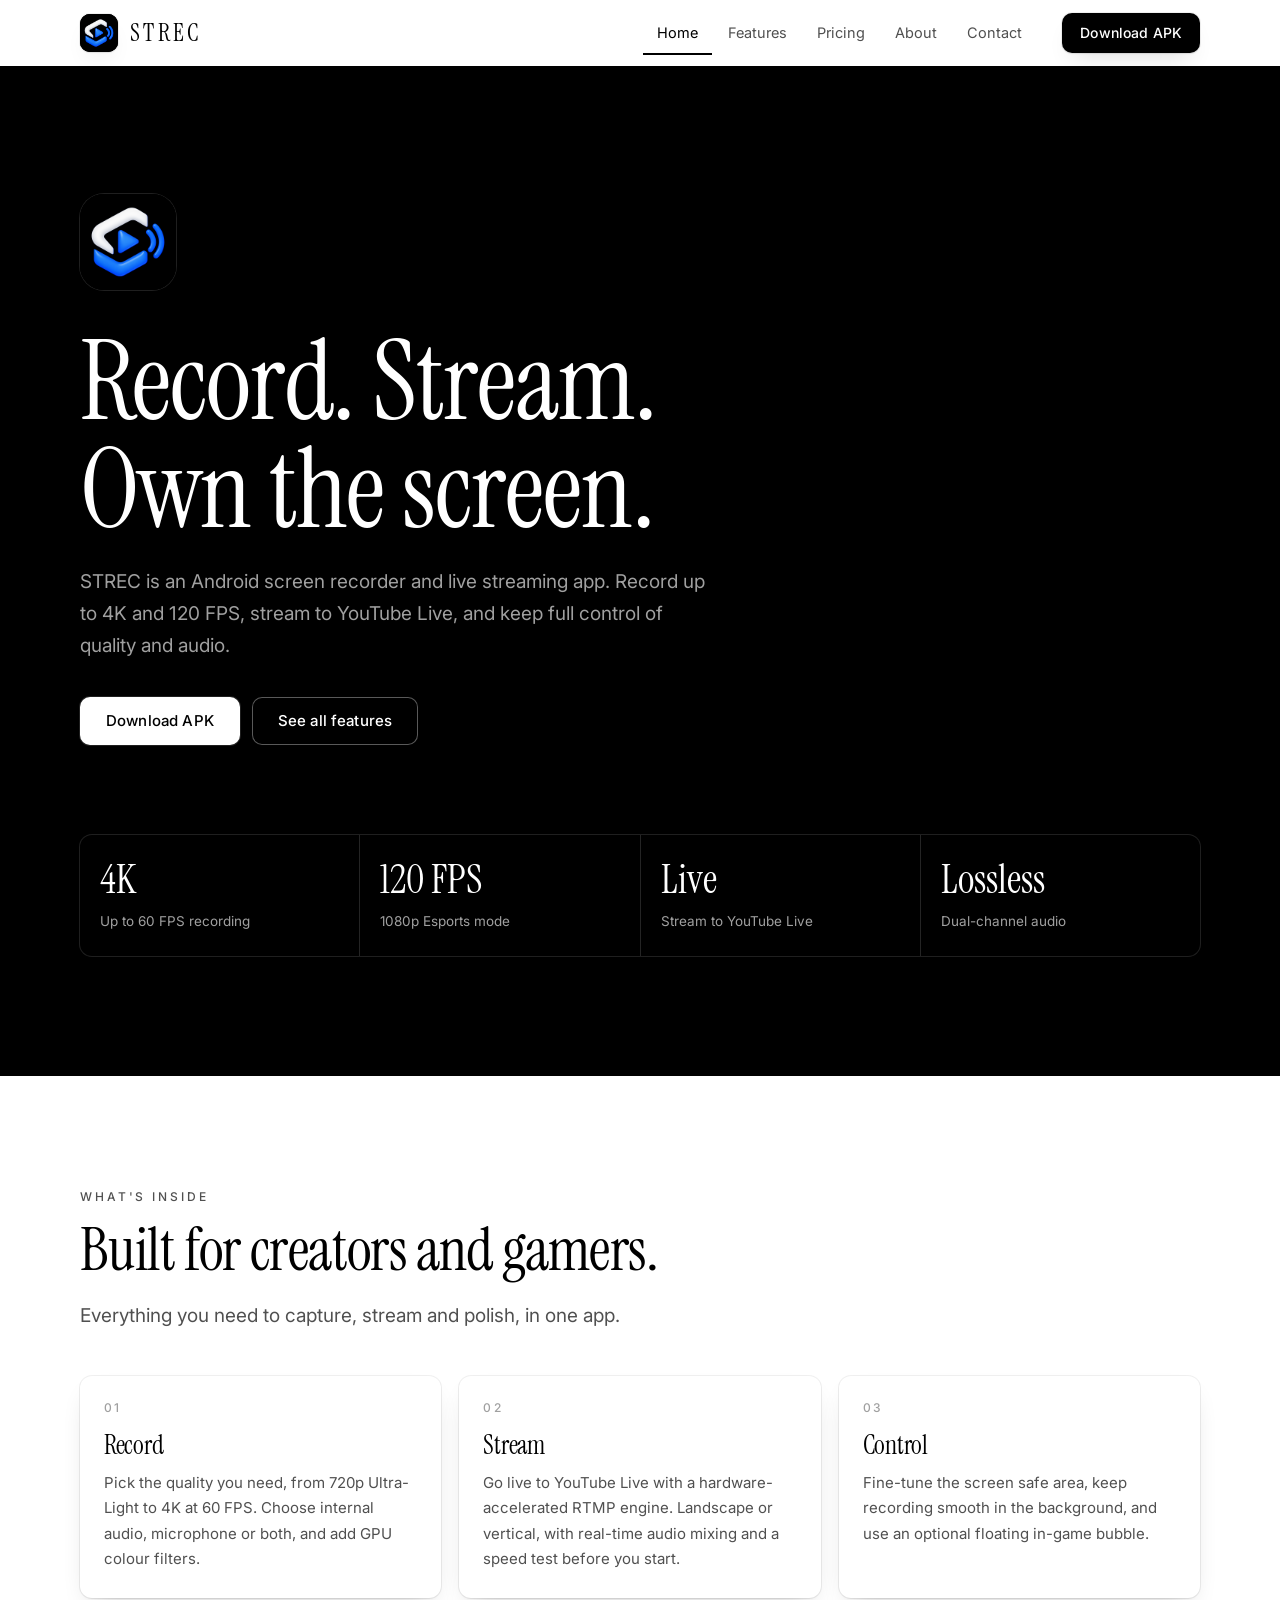
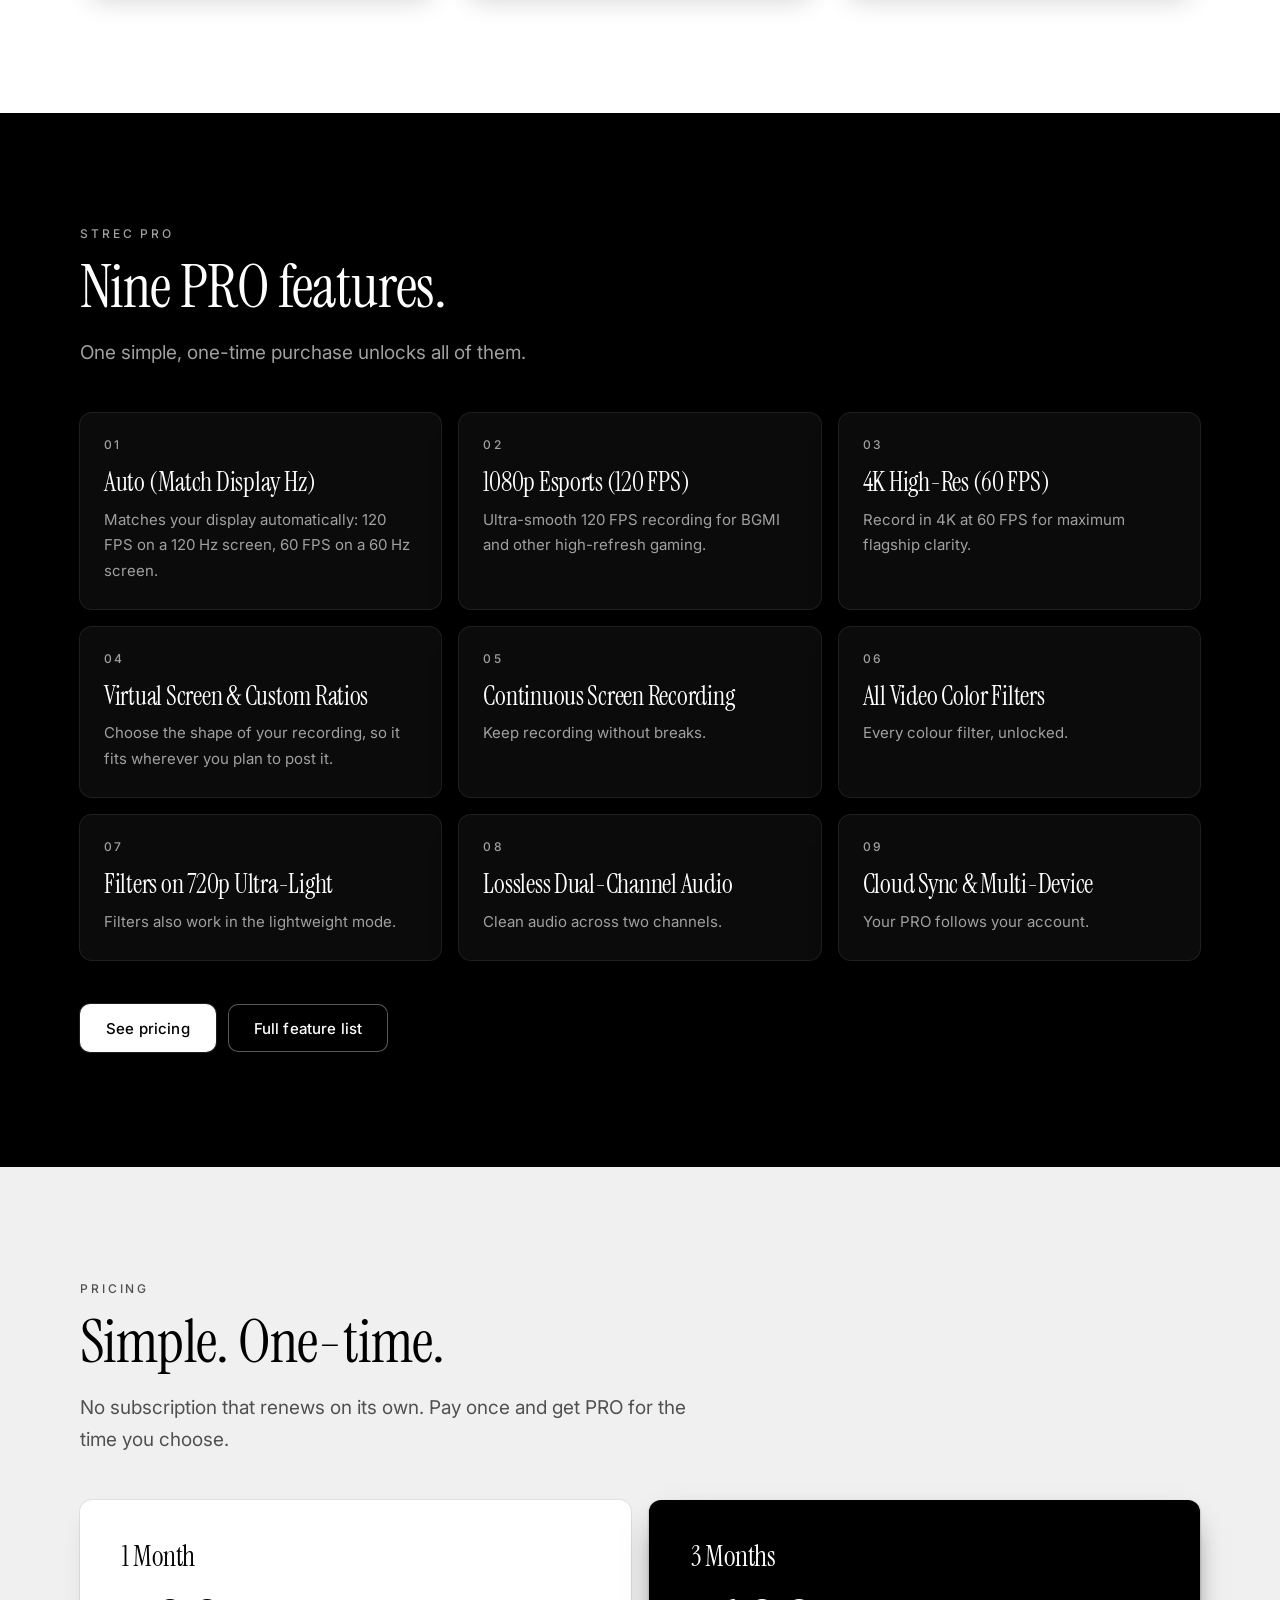
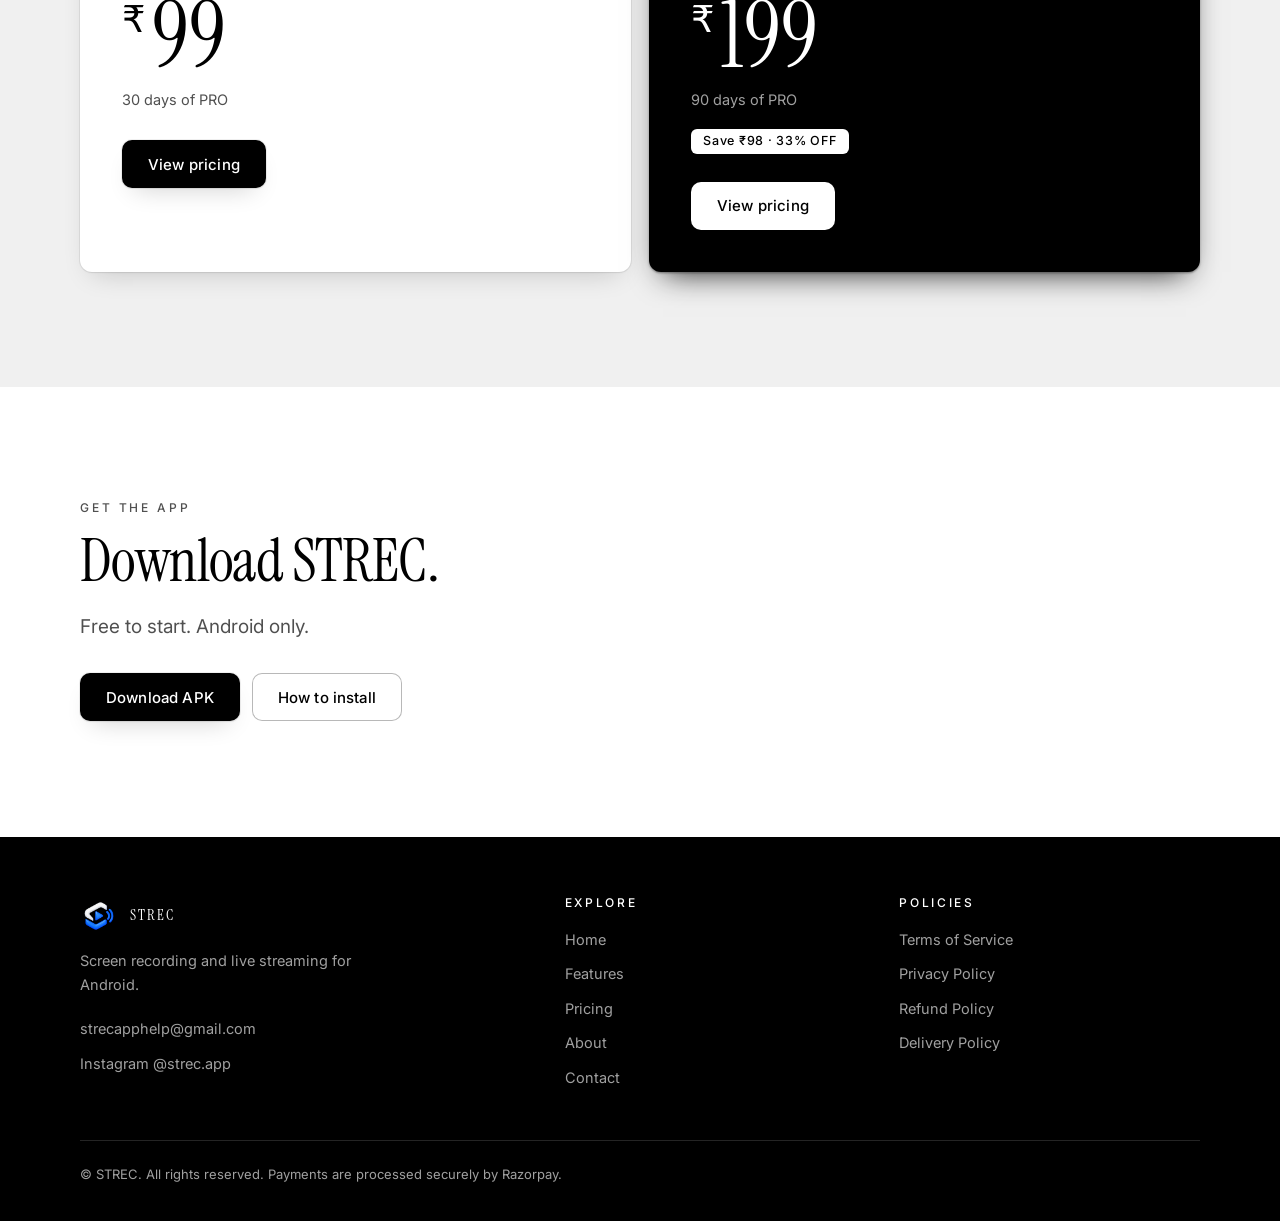
<file: index.html>
<!doctype html>
<html lang="en"><head><meta charset="utf-8"><meta name="viewport" content="width=device-width,initial-scale=1,viewport-fit=cover">
<title>STREC | Screen Recorder &amp; Live Streaming for Android</title><meta name="description" content="STREC is an Android screen recorder and live streaming app. Record up to 4K and 120 FPS, stream to YouTube Live.">
<meta name="theme-color" content="#000000"><link rel="icon" type="image/png" href="favicon.png"><link rel="apple-touch-icon" href="logo.png">
<link rel="preconnect" href="https://fonts.googleapis.com"><link rel="preconnect" href="https://fonts.gstatic.com" crossorigin>
<link href="https://fonts.googleapis.com/css2?family=Instrument+Serif:ital@0;1&family=Inter:wght@400;500&display=swap" rel="stylesheet">
<link rel="stylesheet" href="style.css"></head><body>
<header class="hd"><div class="hd-in"><a class="brand" href="index.html" aria-label="STREC home"><span class="lt"><img src="logo.png" alt="STREC logo" width="38" height="38"></span><span>STREC</span></a>
<nav class="nav" aria-label="Main"><a href="index.html" aria-current=page>Home</a><a href="features.html">Features</a><a href="pricing.html">Pricing</a><a href="about.html">About</a><a href="contact.html">Contact</a></nav>
<a class="btn sm" href="https://drive.google.com/file/d/1EqImzIEj4myHIgYVtxPF5uFmVYsRdt_-/view?usp=drivesdk" target="_blank" rel="noopener noreferrer">Download APK</a>
<button class="burger" type="button" aria-label="Menu" aria-expanded="false"><i></i><i></i><i></i></button></div>
<nav class="mnav" aria-label="Menu"><a href="index.html">Home</a><a href="features.html">Features</a><a href="pricing.html">Pricing</a><a href="about.html">About</a><a href="contact.html">Contact</a><div class="sub"><a href="terms.html">Terms of Service</a><a href="privacy.html">Privacy Policy</a><a href="refund.html">Refund Policy</a><a href="delivery.html">Delivery Policy</a></div></nav></header>
<main>
<section class="hero dark"><div class="wrap">
<span class="lt xl"><img src="logo.png" alt="STREC logo" width="96" height="96"></span>
<h1>Record. Stream.<br>Own the screen.</h1>
<p class="lead">STREC is an Android screen recorder and live streaming app. Record up to 4K and 120 FPS, stream to YouTube Live, and keep full control of quality and audio.</p>
<div class="row"><a class="btn" href="https://drive.google.com/file/d/1EqImzIEj4myHIgYVtxPF5uFmVYsRdt_-/view?usp=drivesdk" target="_blank" rel="noopener noreferrer">Download APK</a><a class="btn line" href="features.html">See all features</a></div>
<div class="facts"><div><b>4K</b><span>Up to 60 FPS recording</span></div><div><b>120 FPS</b><span>1080p Esports mode</span></div><div><b>Live</b><span>Stream to YouTube Live</span></div><div><b>Lossless</b><span>Dual-channel audio</span></div></div>
</div></section>

<section class="s"><div class="wrap"><span class="eyebrow">What's inside</span><h2>Built for creators and gamers.</h2>
<p class="lead">Everything you need to capture, stream and polish, in one app.</p>
<div class="grid c3">
<article class="card"><span class="n">01</span><h3>Record</h3><p>Pick the quality you need, from 720p Ultra-Light to 4K at 60 FPS. Choose internal audio, microphone or both, and add GPU colour filters.</p></article>
<article class="card"><span class="n">02</span><h3>Stream</h3><p>Go live to YouTube Live with a hardware-accelerated RTMP engine. Landscape or vertical, with real-time audio mixing and a speed test before you start.</p></article>
<article class="card"><span class="n">03</span><h3>Control</h3><p>Fine-tune the screen safe area, keep recording smooth in the background, and use an optional floating in-game bubble.</p></article>
</div></div></section>

<section class="s dark"><div class="wrap"><span class="eyebrow">STREC PRO</span><h2>Nine PRO features.</h2>
<p class="lead">One simple, one-time purchase unlocks all of them.</p>
<div class="grid c3"><article class="card"><span class="n">01</span><h3>Auto (Match Display Hz)</h3><p>Matches your display automatically: 120 FPS on a 120 Hz screen, 60 FPS on a 60 Hz screen.</p></article><article class="card"><span class="n">02</span><h3>1080p Esports (120 FPS)</h3><p>Ultra-smooth 120 FPS recording for BGMI and other high-refresh gaming.</p></article><article class="card"><span class="n">03</span><h3>4K High-Res (60 FPS)</h3><p>Record in 4K at 60 FPS for maximum flagship clarity.</p></article><article class="card"><span class="n">04</span><h3>Virtual Screen &amp; Custom Ratios</h3><p>Choose the shape of your recording, so it fits wherever you plan to post it.</p></article><article class="card"><span class="n">05</span><h3>Continuous Screen Recording</h3><p>Keep recording without breaks.</p></article><article class="card"><span class="n">06</span><h3>All Video Color Filters</h3><p>Every colour filter, unlocked.</p></article><article class="card"><span class="n">07</span><h3>Filters on 720p Ultra-Light</h3><p>Filters also work in the lightweight mode.</p></article><article class="card"><span class="n">08</span><h3>Lossless Dual-Channel Audio</h3><p>Clean audio across two channels.</p></article><article class="card"><span class="n">09</span><h3>Cloud Sync &amp; Multi-Device</h3><p>Your PRO follows your account.</p></article></div>
<div style="margin-top:44px;display:flex;gap:12px;flex-wrap:wrap"><a class="btn" href="pricing.html">See pricing</a><a class="btn line" href="features.html">Full feature list</a></div></div></section>

<section class="s grey"><div class="wrap"><span class="eyebrow">Pricing</span><h2>Simple. One-time.</h2>
<p class="lead">No subscription that renews on its own. Pay once and get PRO for the time you choose.</p>
<div class="plans">
<div class="plan"><h3>1 Month</h3><div class="price"><sup>₹</sup>99</div><p class="days">30 days of PRO</p><a class="btn" href="pricing.html">View pricing</a></div>
<div class="plan feat"><h3>3 Months</h3><div class="price"><sup>₹</sup>199</div><p class="days">90 days of PRO</p><span class="save">Save ₹98 · 33% OFF</span><br><a class="btn" href="pricing.html">View pricing</a></div>
</div></div></section>

<section class="s"><div class="wrap"><span class="eyebrow">Get the app</span><h2>Download STREC.</h2>
<p class="lead">Free to start. Android only.</p>
<div style="margin-top:30px;display:flex;gap:12px;flex-wrap:wrap"><a class="btn" href="https://drive.google.com/file/d/1EqImzIEj4myHIgYVtxPF5uFmVYsRdt_-/view?usp=drivesdk" target="_blank" rel="noopener noreferrer">Download APK</a><button class="btn line" type="button" data-sheet="apk">How to install</button></div></div></section>
</main>
<footer class="ft dark"><div class="wrap"><div class="fg">
<div><a class="brand" href="index.html" aria-label="STREC home"><span class="lt"><img src="logo.png" alt="STREC logo" width="38" height="38"></span><span>STREC</span></a><p>Screen recording and live streaming for Android.</p>
<a href="mailto:strecapphelp@gmail.com">strecapphelp@gmail.com</a><a href="https://www.instagram.com/strec.app" target="_blank" rel="noopener noreferrer">Instagram @strec.app</a></div>
<div><h4>Explore</h4><a href="index.html">Home</a><a href="features.html">Features</a><a href="pricing.html">Pricing</a><a href="about.html">About</a><a href="contact.html">Contact</a></div><div><h4>Policies</h4><a href="terms.html">Terms of Service</a><a href="privacy.html">Privacy Policy</a><a href="refund.html">Refund Policy</a><a href="delivery.html">Delivery Policy</a></div></div>
<small>© STREC. All rights reserved. Payments are processed securely by Razorpay.</small></div></footer>
<script src="main.js"></script></body></html>
</file>
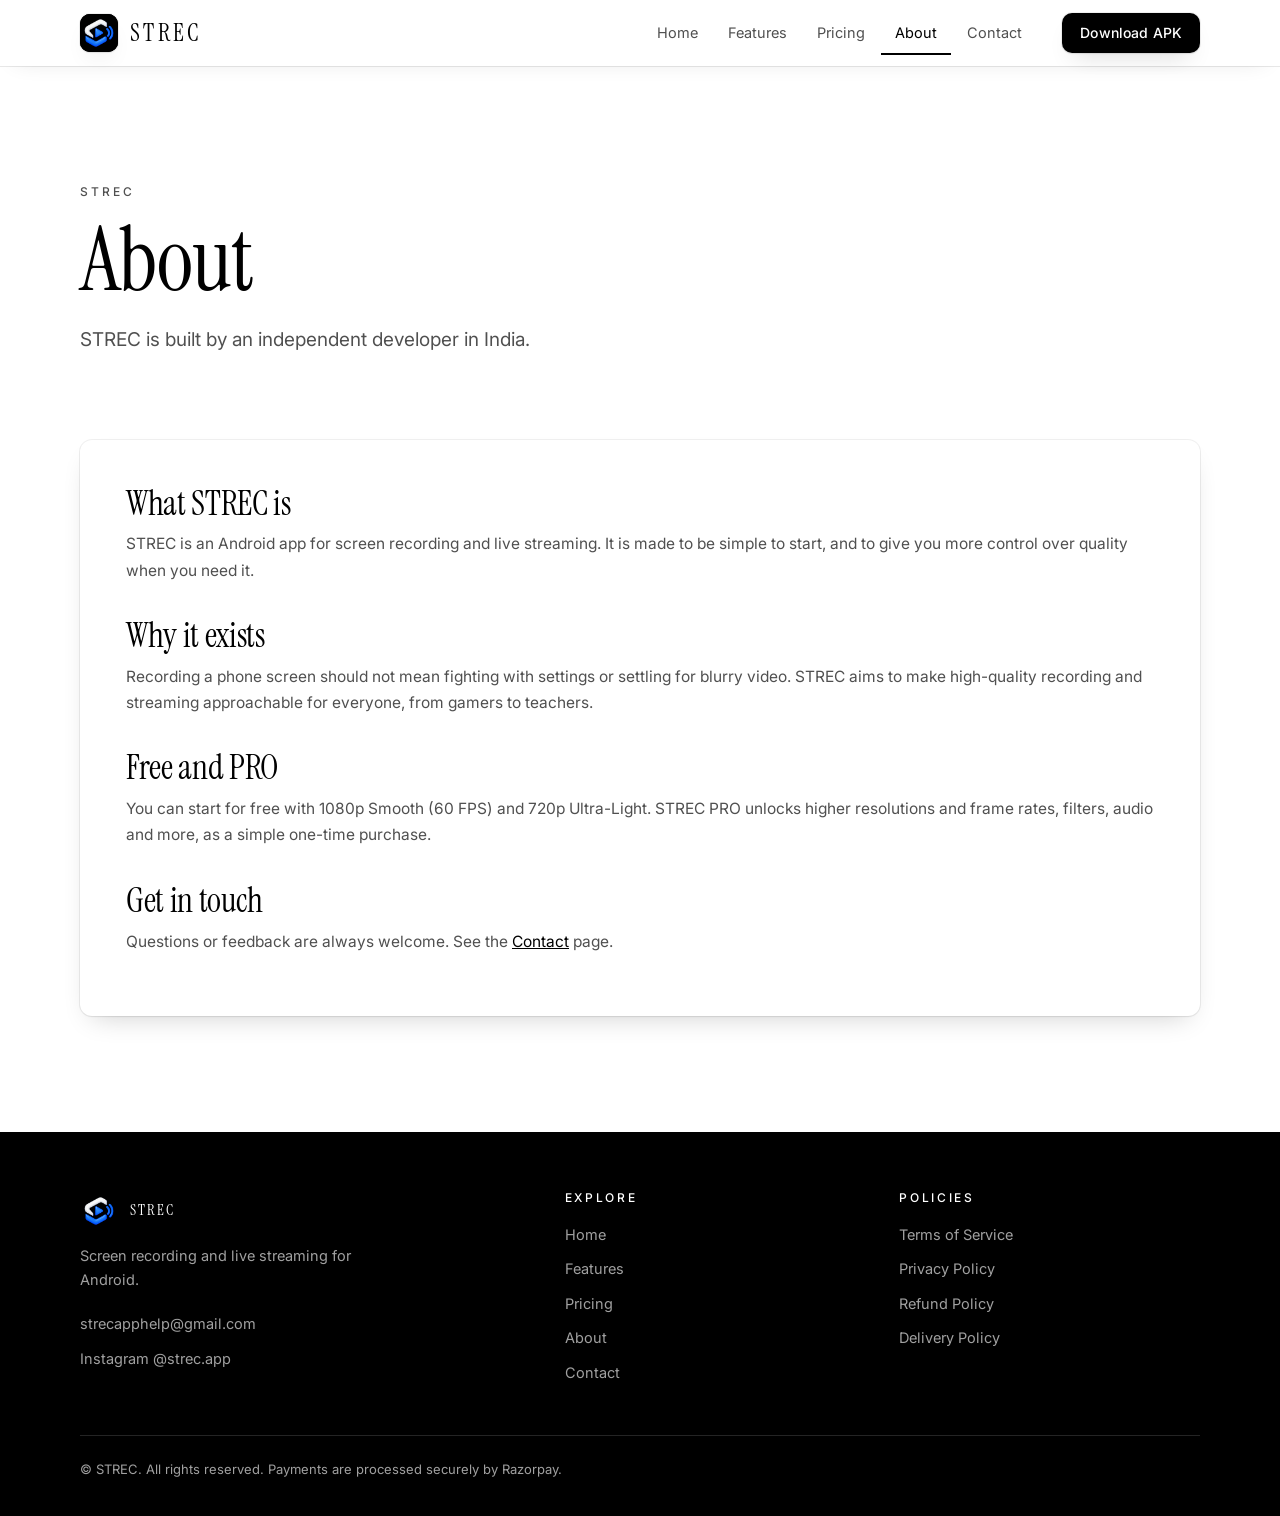
<file: about.html>
<!doctype html>
<html lang="en"><head><meta charset="utf-8"><meta name="viewport" content="width=device-width,initial-scale=1,viewport-fit=cover">
<title>About | STREC</title><meta name="description" content="About STREC, an Android screen recorder and live streaming app built by an independent developer in India.">
<meta name="theme-color" content="#000000"><link rel="icon" type="image/png" href="favicon.png"><link rel="apple-touch-icon" href="logo.png">
<link rel="preconnect" href="https://fonts.googleapis.com"><link rel="preconnect" href="https://fonts.gstatic.com" crossorigin>
<link href="https://fonts.googleapis.com/css2?family=Instrument+Serif:ital@0;1&family=Inter:wght@400;500&display=swap" rel="stylesheet">
<link rel="stylesheet" href="style.css"></head><body>
<header class="hd"><div class="hd-in"><a class="brand" href="index.html" aria-label="STREC home"><span class="lt"><img src="logo.png" alt="STREC logo" width="38" height="38"></span><span>STREC</span></a>
<nav class="nav" aria-label="Main"><a href="index.html">Home</a><a href="features.html">Features</a><a href="pricing.html">Pricing</a><a href="about.html" aria-current=page>About</a><a href="contact.html">Contact</a></nav>
<a class="btn sm" href="https://drive.google.com/file/d/1EqImzIEj4myHIgYVtxPF5uFmVYsRdt_-/view?usp=drivesdk" target="_blank" rel="noopener noreferrer">Download APK</a>
<button class="burger" type="button" aria-label="Menu" aria-expanded="false"><i></i><i></i><i></i></button></div>
<nav class="mnav" aria-label="Menu"><a href="index.html">Home</a><a href="features.html">Features</a><a href="pricing.html">Pricing</a><a href="about.html">About</a><a href="contact.html">Contact</a><div class="sub"><a href="terms.html">Terms of Service</a><a href="privacy.html">Privacy Policy</a><a href="refund.html">Refund Policy</a><a href="delivery.html">Delivery Policy</a></div></nav></header>
<main>
<section class="ptop"><div class="wrap"><span class="eyebrow">STREC</span><h1>About</h1><p class="lead">STREC is built by an independent developer in India.</p></div></section>
<section class="s" style="padding-top:20px"><div class="wrap"><div class="panel">
<h2>What STREC is</h2><p>STREC is an Android app for screen recording and live streaming. It is made to be simple to start, and to give you more control over quality when you need it.</p>
<h2>Why it exists</h2><p>Recording a phone screen should not mean fighting with settings or settling for blurry video. STREC aims to make high-quality recording and streaming approachable for everyone, from gamers to teachers.</p>
<h2>Free and PRO</h2><p>You can start for free with 1080p Smooth (60 FPS) and 720p Ultra-Light. STREC PRO unlocks higher resolutions and frame rates, filters, audio and more, as a simple one-time purchase.</p>
<h2>Get in touch</h2><p>Questions or feedback are always welcome. See the <a href="contact.html">Contact</a> page.</p>
</div></div></section>
</main>
<footer class="ft dark"><div class="wrap"><div class="fg">
<div><a class="brand" href="index.html" aria-label="STREC home"><span class="lt"><img src="logo.png" alt="STREC logo" width="38" height="38"></span><span>STREC</span></a><p>Screen recording and live streaming for Android.</p>
<a href="mailto:strecapphelp@gmail.com">strecapphelp@gmail.com</a><a href="https://www.instagram.com/strec.app" target="_blank" rel="noopener noreferrer">Instagram @strec.app</a></div>
<div><h4>Explore</h4><a href="index.html">Home</a><a href="features.html">Features</a><a href="pricing.html">Pricing</a><a href="about.html">About</a><a href="contact.html">Contact</a></div><div><h4>Policies</h4><a href="terms.html">Terms of Service</a><a href="privacy.html">Privacy Policy</a><a href="refund.html">Refund Policy</a><a href="delivery.html">Delivery Policy</a></div></div>
<small>© STREC. All rights reserved. Payments are processed securely by Razorpay.</small></div></footer>
<script src="main.js"></script></body></html>
</file>
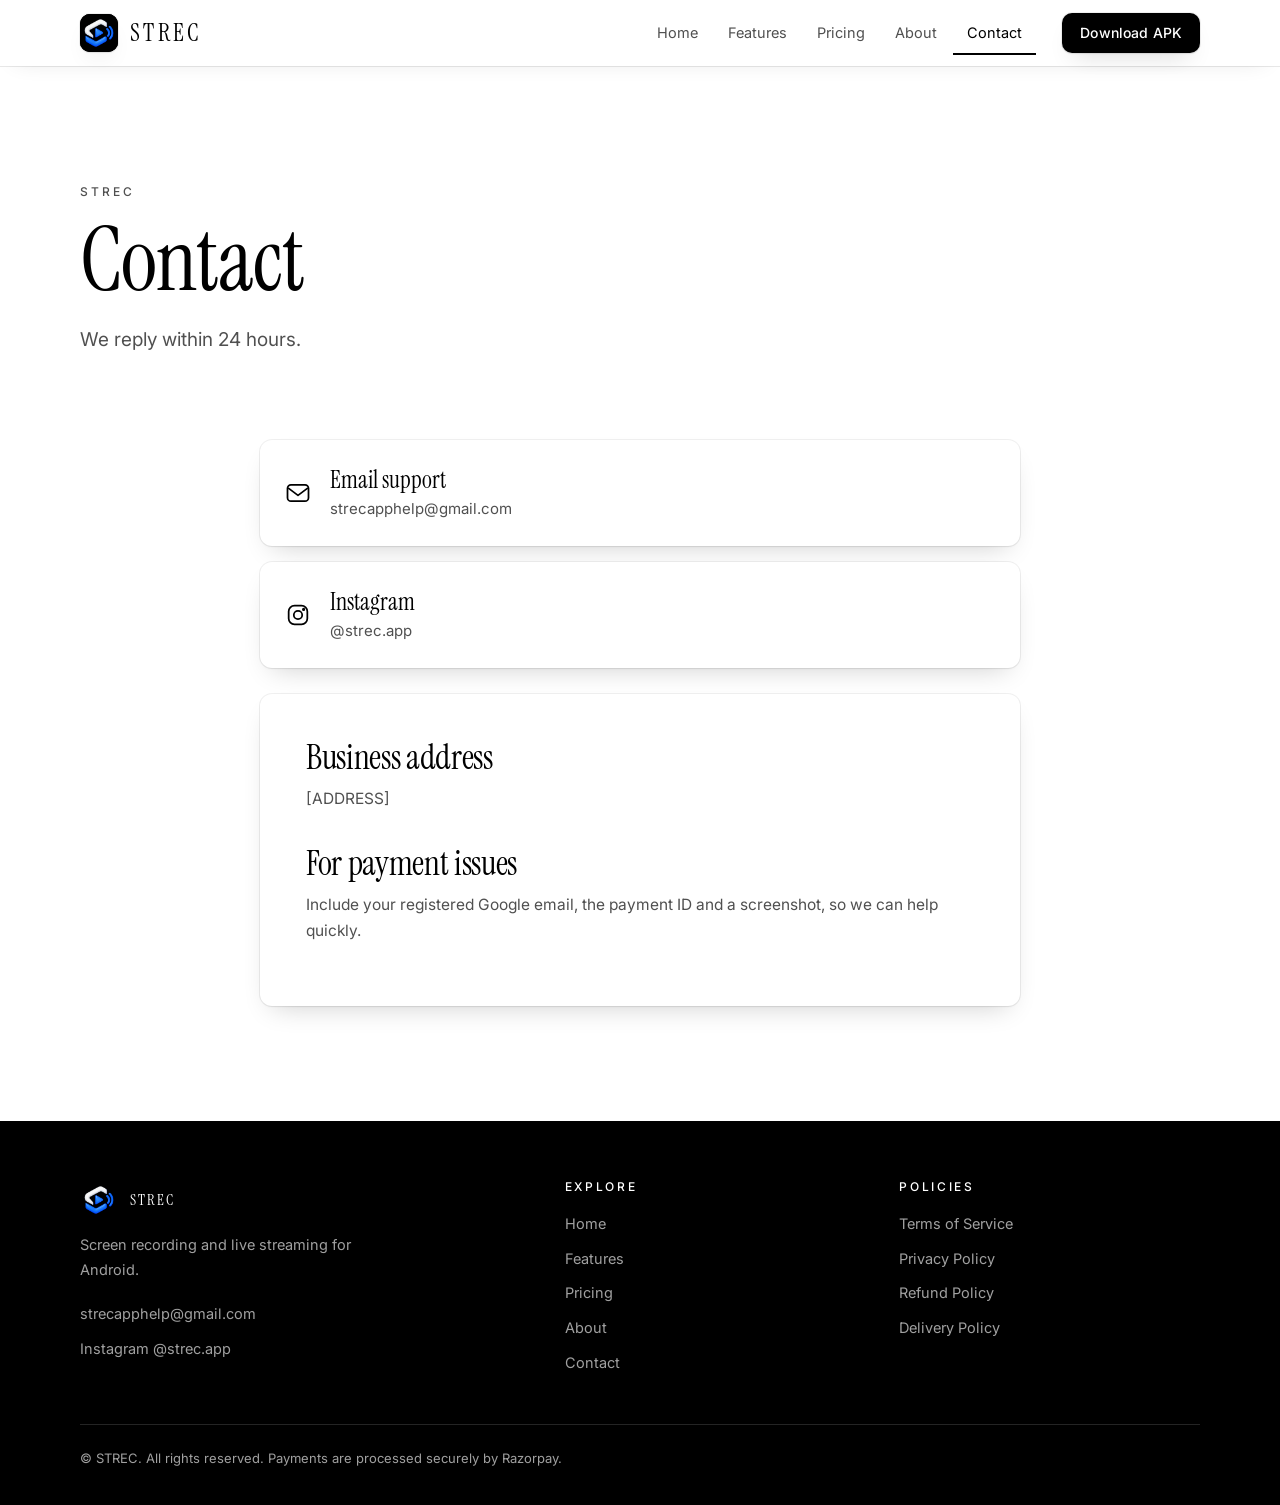
<file: contact.html>
<!doctype html>
<html lang="en"><head><meta charset="utf-8"><meta name="viewport" content="width=device-width,initial-scale=1,viewport-fit=cover">
<title>Contact | STREC</title><meta name="description" content="Contact STREC support at strecapphelp@gmail.com or on Instagram @strec.app.">
<meta name="theme-color" content="#000000"><link rel="icon" type="image/png" href="favicon.png"><link rel="apple-touch-icon" href="logo.png">
<link rel="preconnect" href="https://fonts.googleapis.com"><link rel="preconnect" href="https://fonts.gstatic.com" crossorigin>
<link href="https://fonts.googleapis.com/css2?family=Instrument+Serif:ital@0;1&family=Inter:wght@400;500&display=swap" rel="stylesheet">
<link rel="stylesheet" href="style.css"></head><body>
<header class="hd"><div class="hd-in"><a class="brand" href="index.html" aria-label="STREC home"><span class="lt"><img src="logo.png" alt="STREC logo" width="38" height="38"></span><span>STREC</span></a>
<nav class="nav" aria-label="Main"><a href="index.html">Home</a><a href="features.html">Features</a><a href="pricing.html">Pricing</a><a href="about.html">About</a><a href="contact.html" aria-current=page>Contact</a></nav>
<a class="btn sm" href="https://drive.google.com/file/d/1EqImzIEj4myHIgYVtxPF5uFmVYsRdt_-/view?usp=drivesdk" target="_blank" rel="noopener noreferrer">Download APK</a>
<button class="burger" type="button" aria-label="Menu" aria-expanded="false"><i></i><i></i><i></i></button></div>
<nav class="mnav" aria-label="Menu"><a href="index.html">Home</a><a href="features.html">Features</a><a href="pricing.html">Pricing</a><a href="about.html">About</a><a href="contact.html">Contact</a><div class="sub"><a href="terms.html">Terms of Service</a><a href="privacy.html">Privacy Policy</a><a href="refund.html">Refund Policy</a><a href="delivery.html">Delivery Policy</a></div></nav></header>
<main>
<section class="ptop"><div class="wrap"><span class="eyebrow">STREC</span><h1>Contact</h1><p class="lead">We reply within 24 hours.</p></div></section>
<section class="s" style="padding-top:20px"><div class="wrap" style="max-width:760px">
<a class="crow" href="mailto:strecapphelp@gmail.com"><svg viewBox="0 0 24 24"><rect x="3" y="5" width="18" height="14" rx="3"/><path d="M4 8l8 6 8-6"/></svg><div><b>Email support</b><span>strecapphelp@gmail.com</span></div></a>
<a class="crow" href="https://www.instagram.com/strec.app" target="_blank" rel="noopener noreferrer"><svg viewBox="0 0 24 24"><rect x="4" y="4" width="16" height="16" rx="5"/><circle cx="12" cy="12" r="3.6"/><circle cx="16.8" cy="7.2" r=".6"/></svg><div><b>Instagram</b><span>@strec.app</span></div></a>
<div class="panel" style="margin-top:26px"><h2>Business address</h2><p>[ADDRESS]</p>
<h2>For payment issues</h2><p>Include your registered Google email, the payment ID and a screenshot, so we can help quickly.</p></div>
</div></section>
</main>
<footer class="ft dark"><div class="wrap"><div class="fg">
<div><a class="brand" href="index.html" aria-label="STREC home"><span class="lt"><img src="logo.png" alt="STREC logo" width="38" height="38"></span><span>STREC</span></a><p>Screen recording and live streaming for Android.</p>
<a href="mailto:strecapphelp@gmail.com">strecapphelp@gmail.com</a><a href="https://www.instagram.com/strec.app" target="_blank" rel="noopener noreferrer">Instagram @strec.app</a></div>
<div><h4>Explore</h4><a href="index.html">Home</a><a href="features.html">Features</a><a href="pricing.html">Pricing</a><a href="about.html">About</a><a href="contact.html">Contact</a></div><div><h4>Policies</h4><a href="terms.html">Terms of Service</a><a href="privacy.html">Privacy Policy</a><a href="refund.html">Refund Policy</a><a href="delivery.html">Delivery Policy</a></div></div>
<small>© STREC. All rights reserved. Payments are processed securely by Razorpay.</small></div></footer>
<script src="main.js"></script></body></html>
</file>
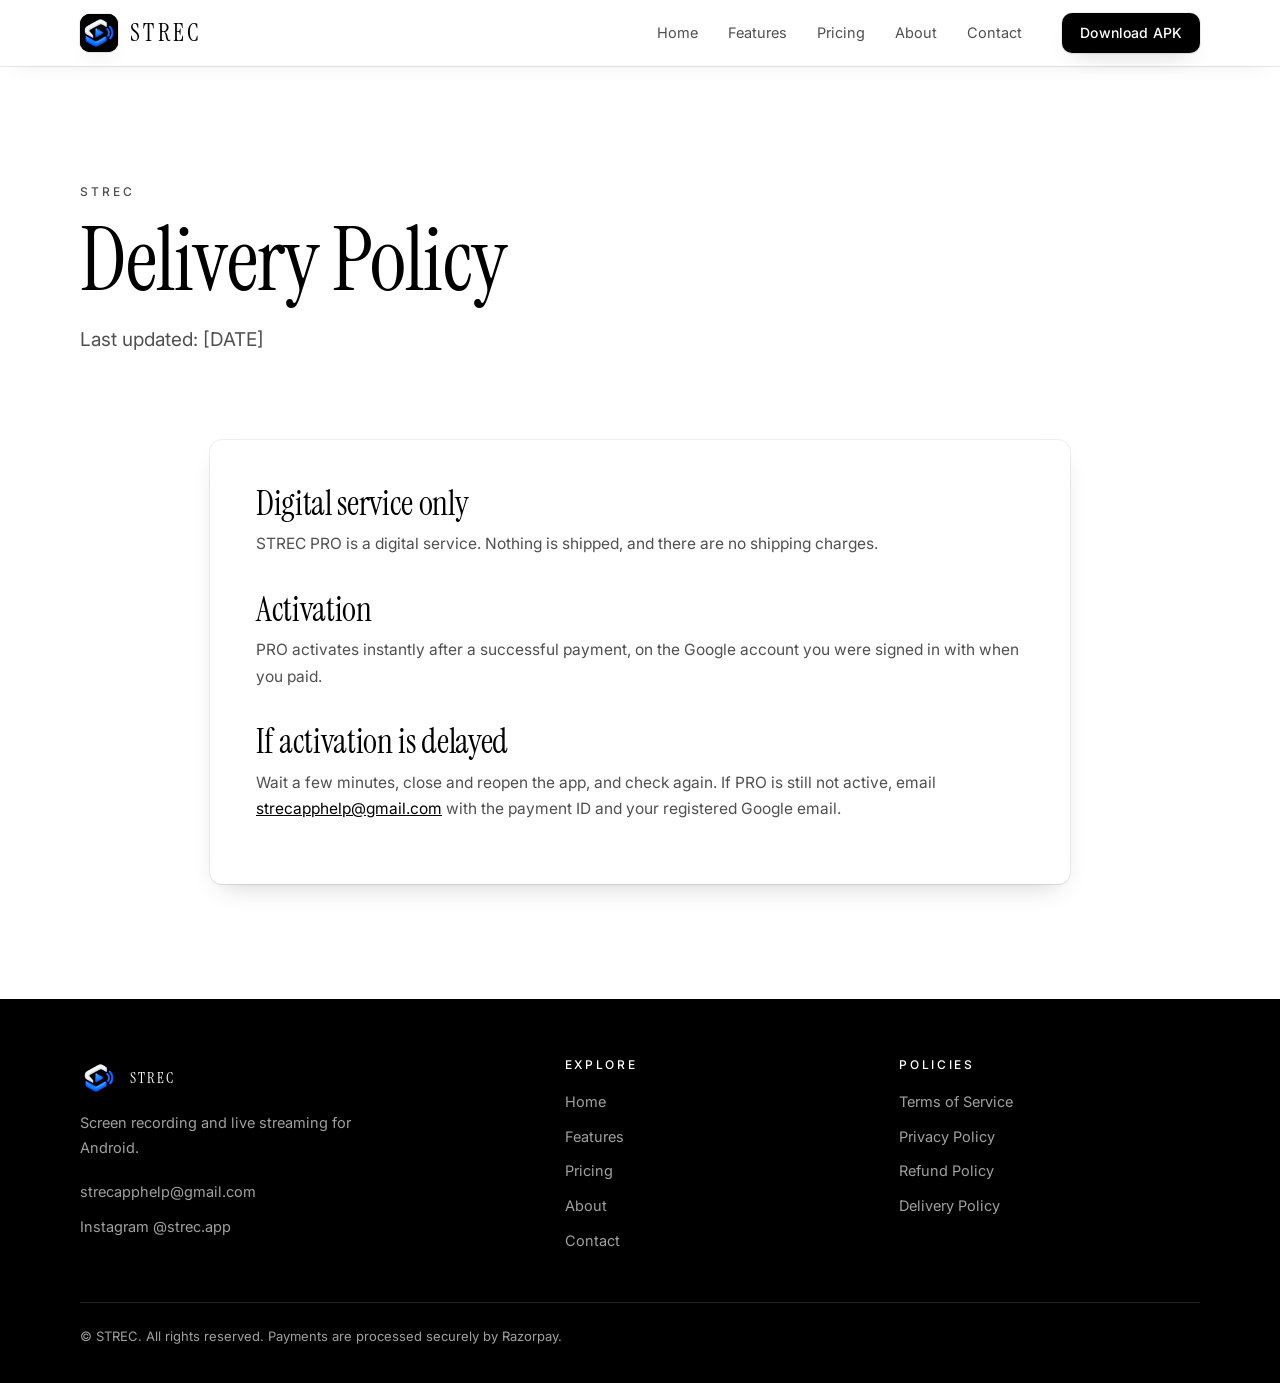
<file: delivery.html>
<!doctype html>
<html lang="en"><head><meta charset="utf-8"><meta name="viewport" content="width=device-width,initial-scale=1,viewport-fit=cover">
<title>Delivery Policy | STREC</title><meta name="description" content="Delivery Policy for STREC PRO.">
<meta name="theme-color" content="#000000"><link rel="icon" type="image/png" href="favicon.png"><link rel="apple-touch-icon" href="logo.png">
<link rel="preconnect" href="https://fonts.googleapis.com"><link rel="preconnect" href="https://fonts.gstatic.com" crossorigin>
<link href="https://fonts.googleapis.com/css2?family=Instrument+Serif:ital@0;1&family=Inter:wght@400;500&display=swap" rel="stylesheet">
<link rel="stylesheet" href="style.css"></head><body>
<header class="hd"><div class="hd-in"><a class="brand" href="index.html" aria-label="STREC home"><span class="lt"><img src="logo.png" alt="STREC logo" width="38" height="38"></span><span>STREC</span></a>
<nav class="nav" aria-label="Main"><a href="index.html">Home</a><a href="features.html">Features</a><a href="pricing.html">Pricing</a><a href="about.html">About</a><a href="contact.html">Contact</a></nav>
<a class="btn sm" href="https://drive.google.com/file/d/1EqImzIEj4myHIgYVtxPF5uFmVYsRdt_-/view?usp=drivesdk" target="_blank" rel="noopener noreferrer">Download APK</a>
<button class="burger" type="button" aria-label="Menu" aria-expanded="false"><i></i><i></i><i></i></button></div>
<nav class="mnav" aria-label="Menu"><a href="index.html">Home</a><a href="features.html">Features</a><a href="pricing.html">Pricing</a><a href="about.html">About</a><a href="contact.html">Contact</a><div class="sub"><a href="terms.html">Terms of Service</a><a href="privacy.html">Privacy Policy</a><a href="refund.html">Refund Policy</a><a href="delivery.html">Delivery Policy</a></div></nav></header>
<main>
<section class="ptop"><div class="wrap"><span class="eyebrow">STREC</span><h1>Delivery Policy</h1><p class="lead">Last updated: [DATE]</p></div></section><section class="s" style="padding-top:20px"><div class="wrap" style="max-width:860px"><div class="panel">
<h2>Digital service only</h2><p>STREC PRO is a digital service. Nothing is shipped, and there are no shipping charges.</p>
<h2>Activation</h2><p>PRO activates instantly after a successful payment, on the Google account you were signed in with when you paid.</p>
<h2>If activation is delayed</h2><p>Wait a few minutes, close and reopen the app, and check again. If PRO is still not active, email <a href="mailto:strecapphelp@gmail.com">strecapphelp@gmail.com</a> with the payment ID and your registered Google email.</p></div></div></section>
</main>
<footer class="ft dark"><div class="wrap"><div class="fg">
<div><a class="brand" href="index.html" aria-label="STREC home"><span class="lt"><img src="logo.png" alt="STREC logo" width="38" height="38"></span><span>STREC</span></a><p>Screen recording and live streaming for Android.</p>
<a href="mailto:strecapphelp@gmail.com">strecapphelp@gmail.com</a><a href="https://www.instagram.com/strec.app" target="_blank" rel="noopener noreferrer">Instagram @strec.app</a></div>
<div><h4>Explore</h4><a href="index.html">Home</a><a href="features.html">Features</a><a href="pricing.html">Pricing</a><a href="about.html">About</a><a href="contact.html">Contact</a></div><div><h4>Policies</h4><a href="terms.html">Terms of Service</a><a href="privacy.html">Privacy Policy</a><a href="refund.html">Refund Policy</a><a href="delivery.html">Delivery Policy</a></div></div>
<small>© STREC. All rights reserved. Payments are processed securely by Razorpay.</small></div></footer>
<script src="main.js"></script></body></html>
</file>
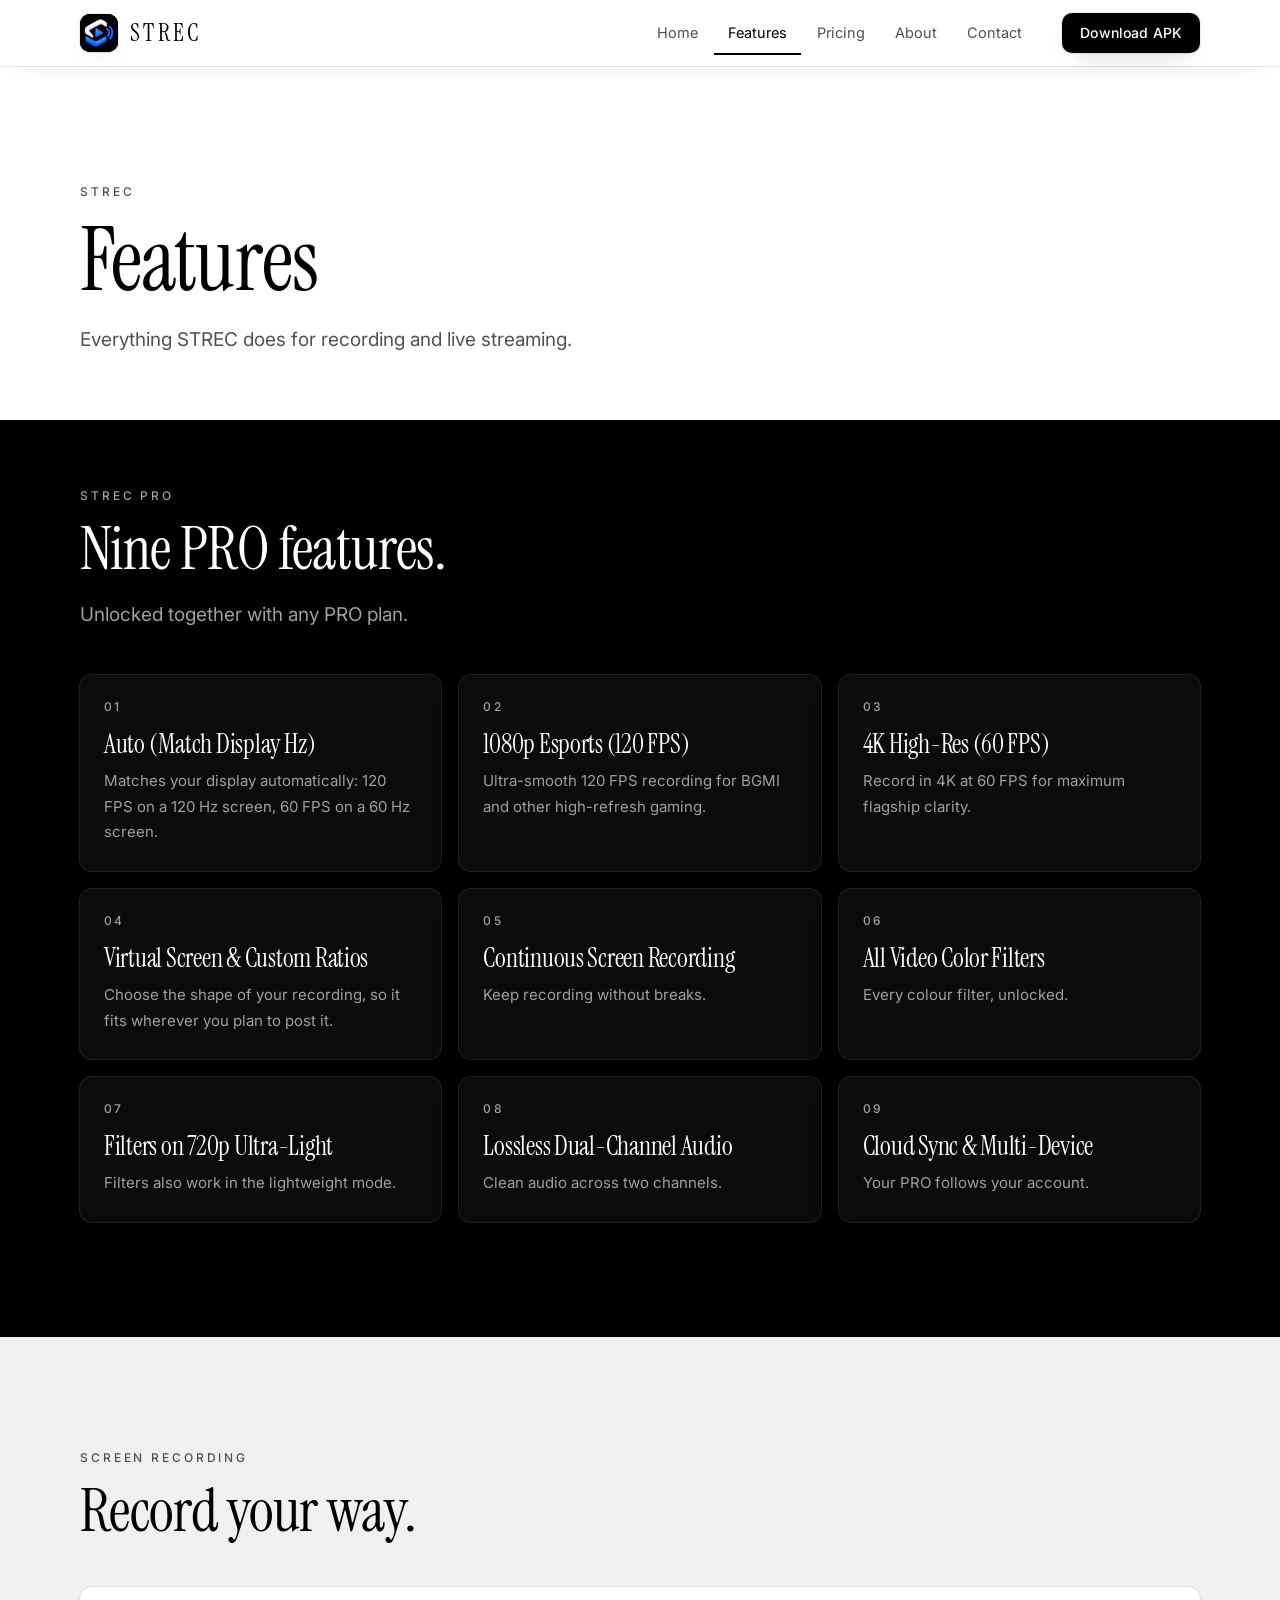
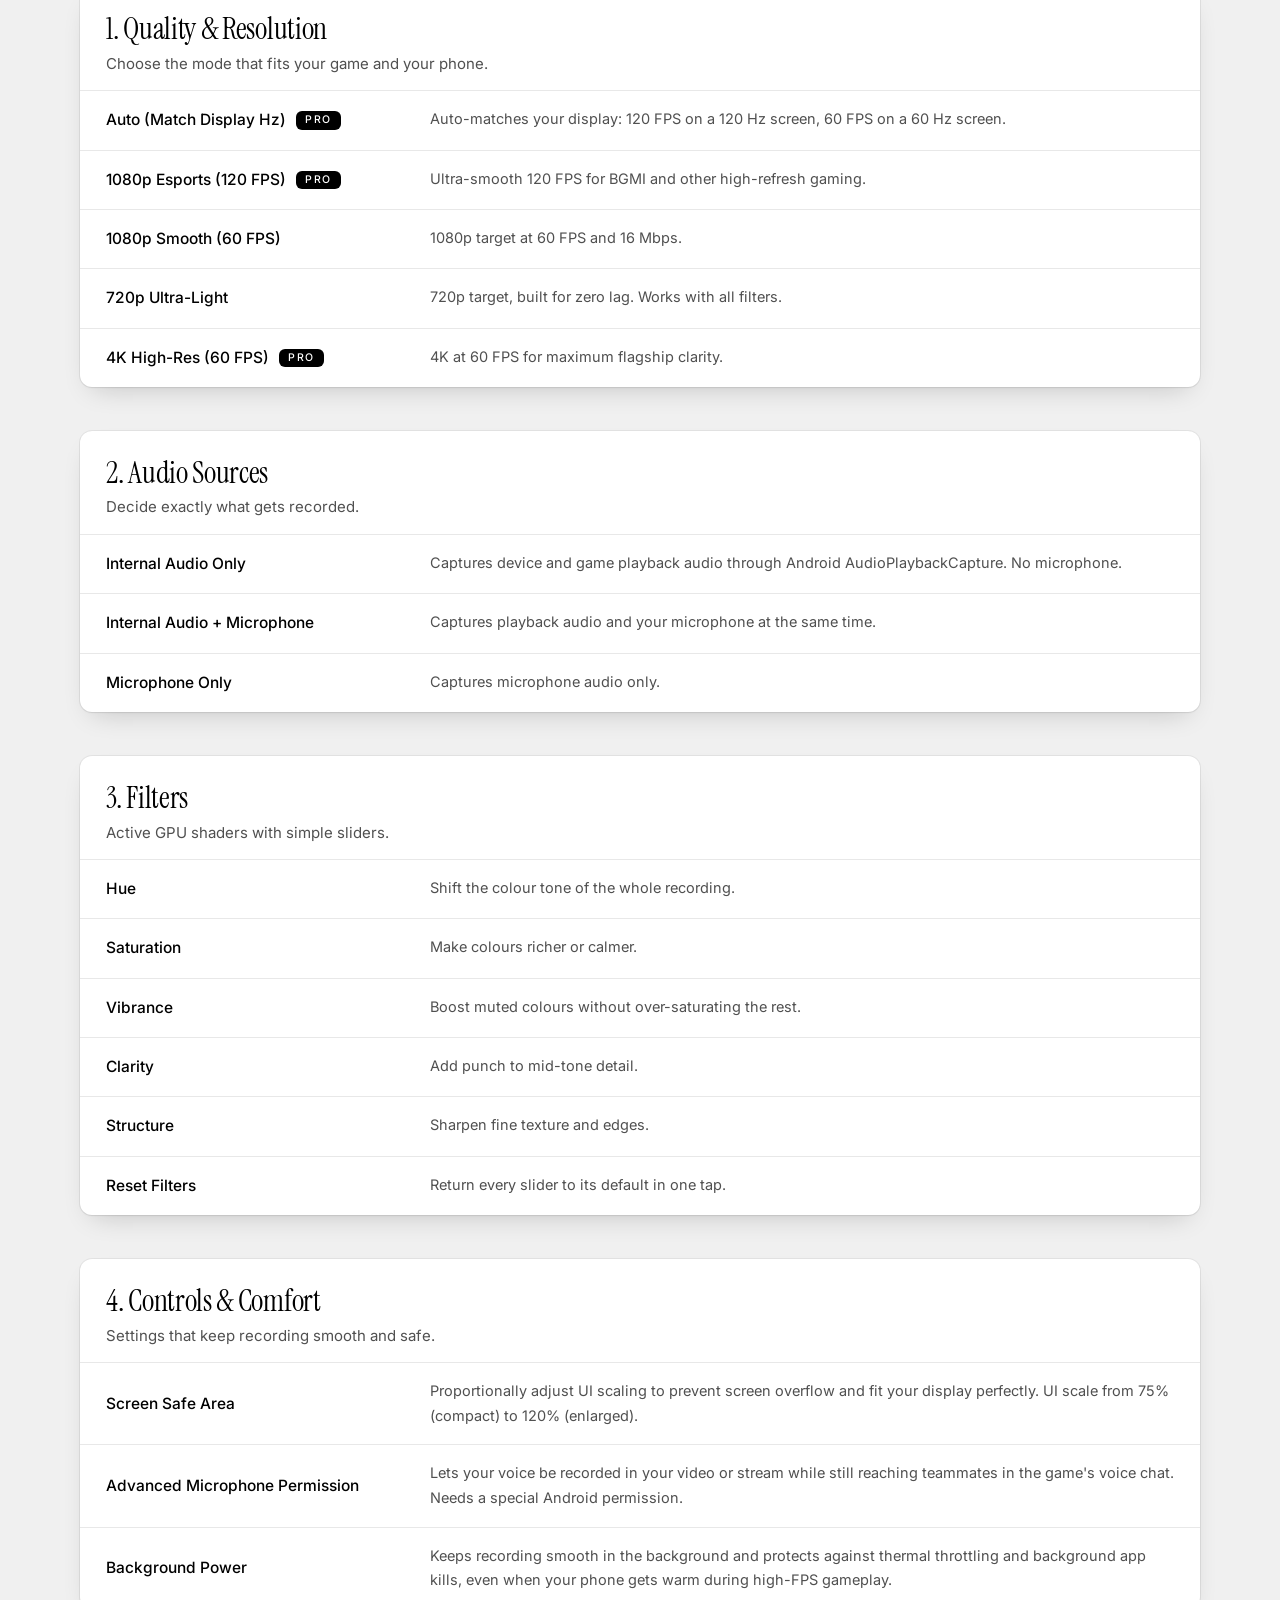
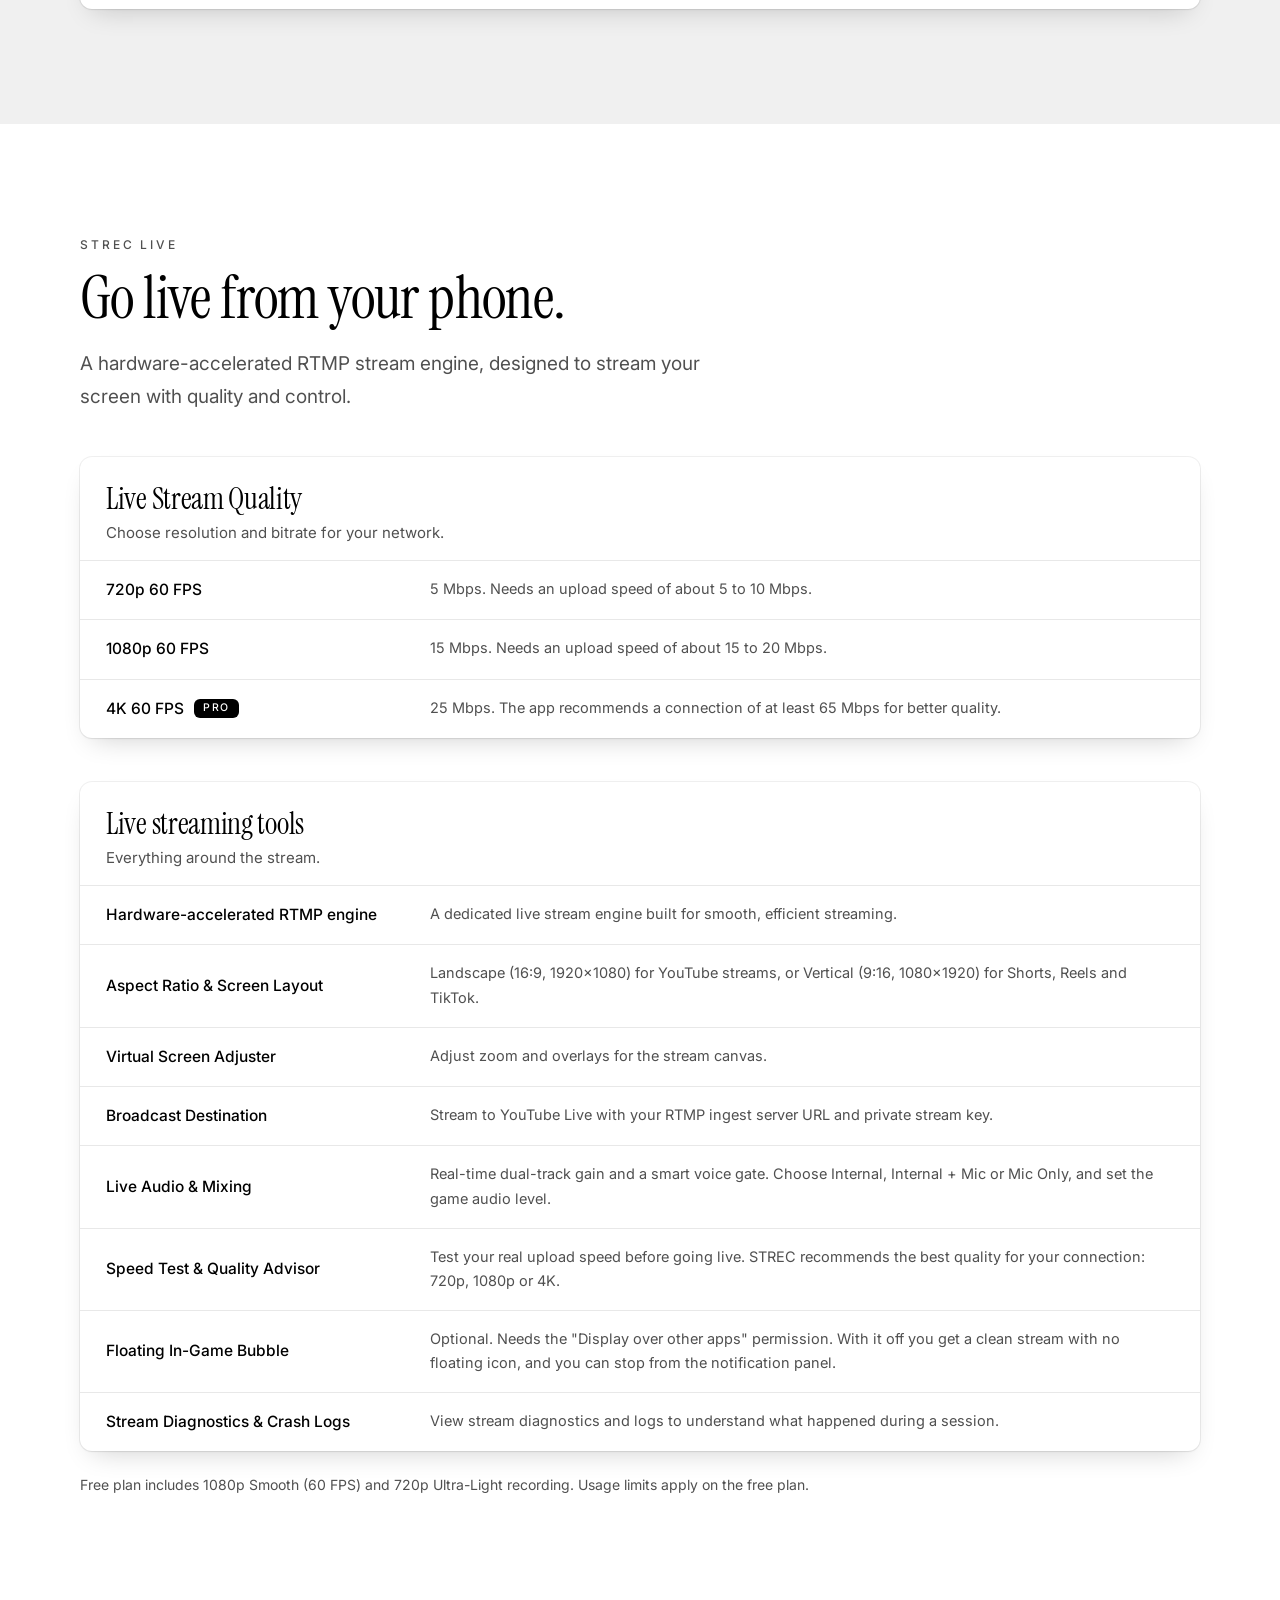
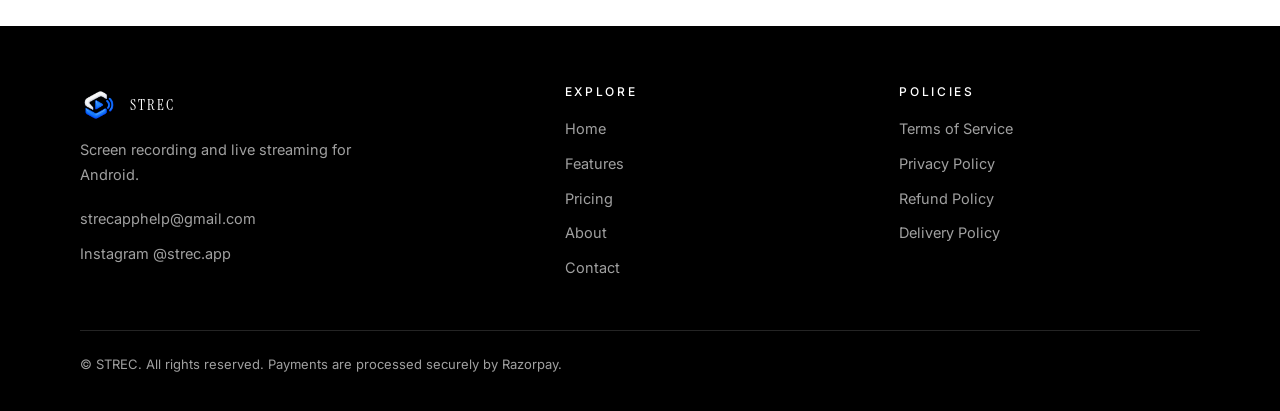
<file: features.html>
<!doctype html>
<html lang="en"><head><meta charset="utf-8"><meta name="viewport" content="width=device-width,initial-scale=1,viewport-fit=cover">
<title>Features | STREC</title><meta name="description" content="All STREC features: 4K and 120 FPS recording, audio sources, GPU filters, live streaming to YouTube Live and more.">
<meta name="theme-color" content="#000000"><link rel="icon" type="image/png" href="favicon.png"><link rel="apple-touch-icon" href="logo.png">
<link rel="preconnect" href="https://fonts.googleapis.com"><link rel="preconnect" href="https://fonts.gstatic.com" crossorigin>
<link href="https://fonts.googleapis.com/css2?family=Instrument+Serif:ital@0;1&family=Inter:wght@400;500&display=swap" rel="stylesheet">
<link rel="stylesheet" href="style.css"></head><body>
<header class="hd"><div class="hd-in"><a class="brand" href="index.html" aria-label="STREC home"><span class="lt"><img src="logo.png" alt="STREC logo" width="38" height="38"></span><span>STREC</span></a>
<nav class="nav" aria-label="Main"><a href="index.html">Home</a><a href="features.html" aria-current=page>Features</a><a href="pricing.html">Pricing</a><a href="about.html">About</a><a href="contact.html">Contact</a></nav>
<a class="btn sm" href="https://drive.google.com/file/d/1EqImzIEj4myHIgYVtxPF5uFmVYsRdt_-/view?usp=drivesdk" target="_blank" rel="noopener noreferrer">Download APK</a>
<button class="burger" type="button" aria-label="Menu" aria-expanded="false"><i></i><i></i><i></i></button></div>
<nav class="mnav" aria-label="Menu"><a href="index.html">Home</a><a href="features.html">Features</a><a href="pricing.html">Pricing</a><a href="about.html">About</a><a href="contact.html">Contact</a><div class="sub"><a href="terms.html">Terms of Service</a><a href="privacy.html">Privacy Policy</a><a href="refund.html">Refund Policy</a><a href="delivery.html">Delivery Policy</a></div></nav></header>
<main>
<section class="ptop"><div class="wrap"><span class="eyebrow">STREC</span><h1>Features</h1><p class="lead">Everything STREC does for recording and live streaming.</p></div></section>
<section class="s dark" style="padding-top:clamp(40px,6vw,70px)"><div class="wrap"><span class="eyebrow">STREC PRO</span><h2>Nine PRO features.</h2>
<p class="lead">Unlocked together with any PRO plan.</p><div class="grid c3"><article class="card"><span class="n">01</span><h3>Auto (Match Display Hz)</h3><p>Matches your display automatically: 120 FPS on a 120 Hz screen, 60 FPS on a 60 Hz screen.</p></article><article class="card"><span class="n">02</span><h3>1080p Esports (120 FPS)</h3><p>Ultra-smooth 120 FPS recording for BGMI and other high-refresh gaming.</p></article><article class="card"><span class="n">03</span><h3>4K High-Res (60 FPS)</h3><p>Record in 4K at 60 FPS for maximum flagship clarity.</p></article><article class="card"><span class="n">04</span><h3>Virtual Screen &amp; Custom Ratios</h3><p>Choose the shape of your recording, so it fits wherever you plan to post it.</p></article><article class="card"><span class="n">05</span><h3>Continuous Screen Recording</h3><p>Keep recording without breaks.</p></article><article class="card"><span class="n">06</span><h3>All Video Color Filters</h3><p>Every colour filter, unlocked.</p></article><article class="card"><span class="n">07</span><h3>Filters on 720p Ultra-Light</h3><p>Filters also work in the lightweight mode.</p></article><article class="card"><span class="n">08</span><h3>Lossless Dual-Channel Audio</h3><p>Clean audio across two channels.</p></article><article class="card"><span class="n">09</span><h3>Cloud Sync &amp; Multi-Device</h3><p>Your PRO follows your account.</p></article></div></div></section>
<section class="s grey"><div class="wrap"><span class="eyebrow">Screen recording</span><h2>Record your way.</h2>
<div class="spec"><h3>1. Quality &amp; Resolution</h3><p>Choose the mode that fits your game and your phone.</p><dl><div class="row"><dt>Auto (Match Display Hz) <span class="tag">PRO</span></dt><dd>Auto-matches your display: 120 FPS on a 120 Hz screen, 60 FPS on a 60 Hz screen.</dd></div><div class="row"><dt>1080p Esports (120 FPS) <span class="tag">PRO</span></dt><dd>Ultra-smooth 120 FPS for BGMI and other high-refresh gaming.</dd></div><div class="row"><dt>1080p Smooth (60 FPS) </dt><dd>1080p target at 60 FPS and 16 Mbps.</dd></div><div class="row"><dt>720p Ultra-Light </dt><dd>720p target, built for zero lag. Works with all filters.</dd></div><div class="row"><dt>4K High-Res (60 FPS) <span class="tag">PRO</span></dt><dd>4K at 60 FPS for maximum flagship clarity.</dd></div></dl></div>
<div class="spec"><h3>2. Audio Sources</h3><p>Decide exactly what gets recorded.</p><dl><div class="row"><dt>Internal Audio Only </dt><dd>Captures device and game playback audio through Android AudioPlaybackCapture. No microphone.</dd></div><div class="row"><dt>Internal Audio + Microphone </dt><dd>Captures playback audio and your microphone at the same time.</dd></div><div class="row"><dt>Microphone Only </dt><dd>Captures microphone audio only.</dd></div></dl></div>
<div class="spec"><h3>3. Filters</h3><p>Active GPU shaders with simple sliders.</p><dl><div class="row"><dt>Hue </dt><dd>Shift the colour tone of the whole recording.</dd></div><div class="row"><dt>Saturation </dt><dd>Make colours richer or calmer.</dd></div><div class="row"><dt>Vibrance </dt><dd>Boost muted colours without over-saturating the rest.</dd></div><div class="row"><dt>Clarity </dt><dd>Add punch to mid-tone detail.</dd></div><div class="row"><dt>Structure </dt><dd>Sharpen fine texture and edges.</dd></div><div class="row"><dt>Reset Filters </dt><dd>Return every slider to its default in one tap.</dd></div></dl></div>
<div class="spec"><h3>4. Controls &amp; Comfort</h3><p>Settings that keep recording smooth and safe.</p><dl><div class="row"><dt>Screen Safe Area </dt><dd>Proportionally adjust UI scaling to prevent screen overflow and fit your display perfectly. UI scale from 75% (compact) to 120% (enlarged).</dd></div><div class="row"><dt>Advanced Microphone Permission </dt><dd>Lets your voice be recorded in your video or stream while still reaching teammates in the game&#x27;s voice chat. Needs a special Android permission.</dd></div><div class="row"><dt>Background Power </dt><dd>Keeps recording smooth in the background and protects against thermal throttling and background app kills, even when your phone gets warm during high-FPS gameplay.</dd></div></dl></div>
</div></section>
<section class="s"><div class="wrap"><span class="eyebrow">STREC LIVE</span><h2>Go live from your phone.</h2>
<p class="lead">A hardware-accelerated RTMP stream engine, designed to stream your screen with quality and control.</p>
<div class="spec"><h3>Live Stream Quality</h3><p>Choose resolution and bitrate for your network.</p><dl><div class="row"><dt>720p 60 FPS </dt><dd>5 Mbps. Needs an upload speed of about 5 to 10 Mbps.</dd></div><div class="row"><dt>1080p 60 FPS </dt><dd>15 Mbps. Needs an upload speed of about 15 to 20 Mbps.</dd></div><div class="row"><dt>4K 60 FPS <span class="tag">PRO</span></dt><dd>25 Mbps. The app recommends a connection of at least 65 Mbps for better quality.</dd></div></dl></div>
<div class="spec"><h3>Live streaming tools</h3><p>Everything around the stream.</p><dl><div class="row"><dt>Hardware-accelerated RTMP engine </dt><dd>A dedicated live stream engine built for smooth, efficient streaming.</dd></div><div class="row"><dt>Aspect Ratio &amp; Screen Layout </dt><dd>Landscape (16:9, 1920×1080) for YouTube streams, or Vertical (9:16, 1080×1920) for Shorts, Reels and TikTok.</dd></div><div class="row"><dt>Virtual Screen Adjuster </dt><dd>Adjust zoom and overlays for the stream canvas.</dd></div><div class="row"><dt>Broadcast Destination </dt><dd>Stream to YouTube Live with your RTMP ingest server URL and private stream key.</dd></div><div class="row"><dt>Live Audio &amp; Mixing </dt><dd>Real-time dual-track gain and a smart voice gate. Choose Internal, Internal + Mic or Mic Only, and set the game audio level.</dd></div><div class="row"><dt>Speed Test &amp; Quality Advisor </dt><dd>Test your real upload speed before going live. STREC recommends the best quality for your connection: 720p, 1080p or 4K.</dd></div><div class="row"><dt>Floating In-Game Bubble </dt><dd>Optional. Needs the &quot;Display over other apps&quot; permission. With it off you get a clean stream with no floating icon, and you can stop from the notification panel.</dd></div><div class="row"><dt>Stream Diagnostics &amp; Crash Logs </dt><dd>View stream diagnostics and logs to understand what happened during a session.</dd></div></dl></div>
<p class="note" style="margin-top:22px">Free plan includes 1080p Smooth (60 FPS) and 720p Ultra-Light recording. Usage limits apply on the free plan.</p>
</div></section>
</main>
<footer class="ft dark"><div class="wrap"><div class="fg">
<div><a class="brand" href="index.html" aria-label="STREC home"><span class="lt"><img src="logo.png" alt="STREC logo" width="38" height="38"></span><span>STREC</span></a><p>Screen recording and live streaming for Android.</p>
<a href="mailto:strecapphelp@gmail.com">strecapphelp@gmail.com</a><a href="https://www.instagram.com/strec.app" target="_blank" rel="noopener noreferrer">Instagram @strec.app</a></div>
<div><h4>Explore</h4><a href="index.html">Home</a><a href="features.html">Features</a><a href="pricing.html">Pricing</a><a href="about.html">About</a><a href="contact.html">Contact</a></div><div><h4>Policies</h4><a href="terms.html">Terms of Service</a><a href="privacy.html">Privacy Policy</a><a href="refund.html">Refund Policy</a><a href="delivery.html">Delivery Policy</a></div></div>
<small>© STREC. All rights reserved. Payments are processed securely by Razorpay.</small></div></footer>
<script src="main.js"></script></body></html>
</file>
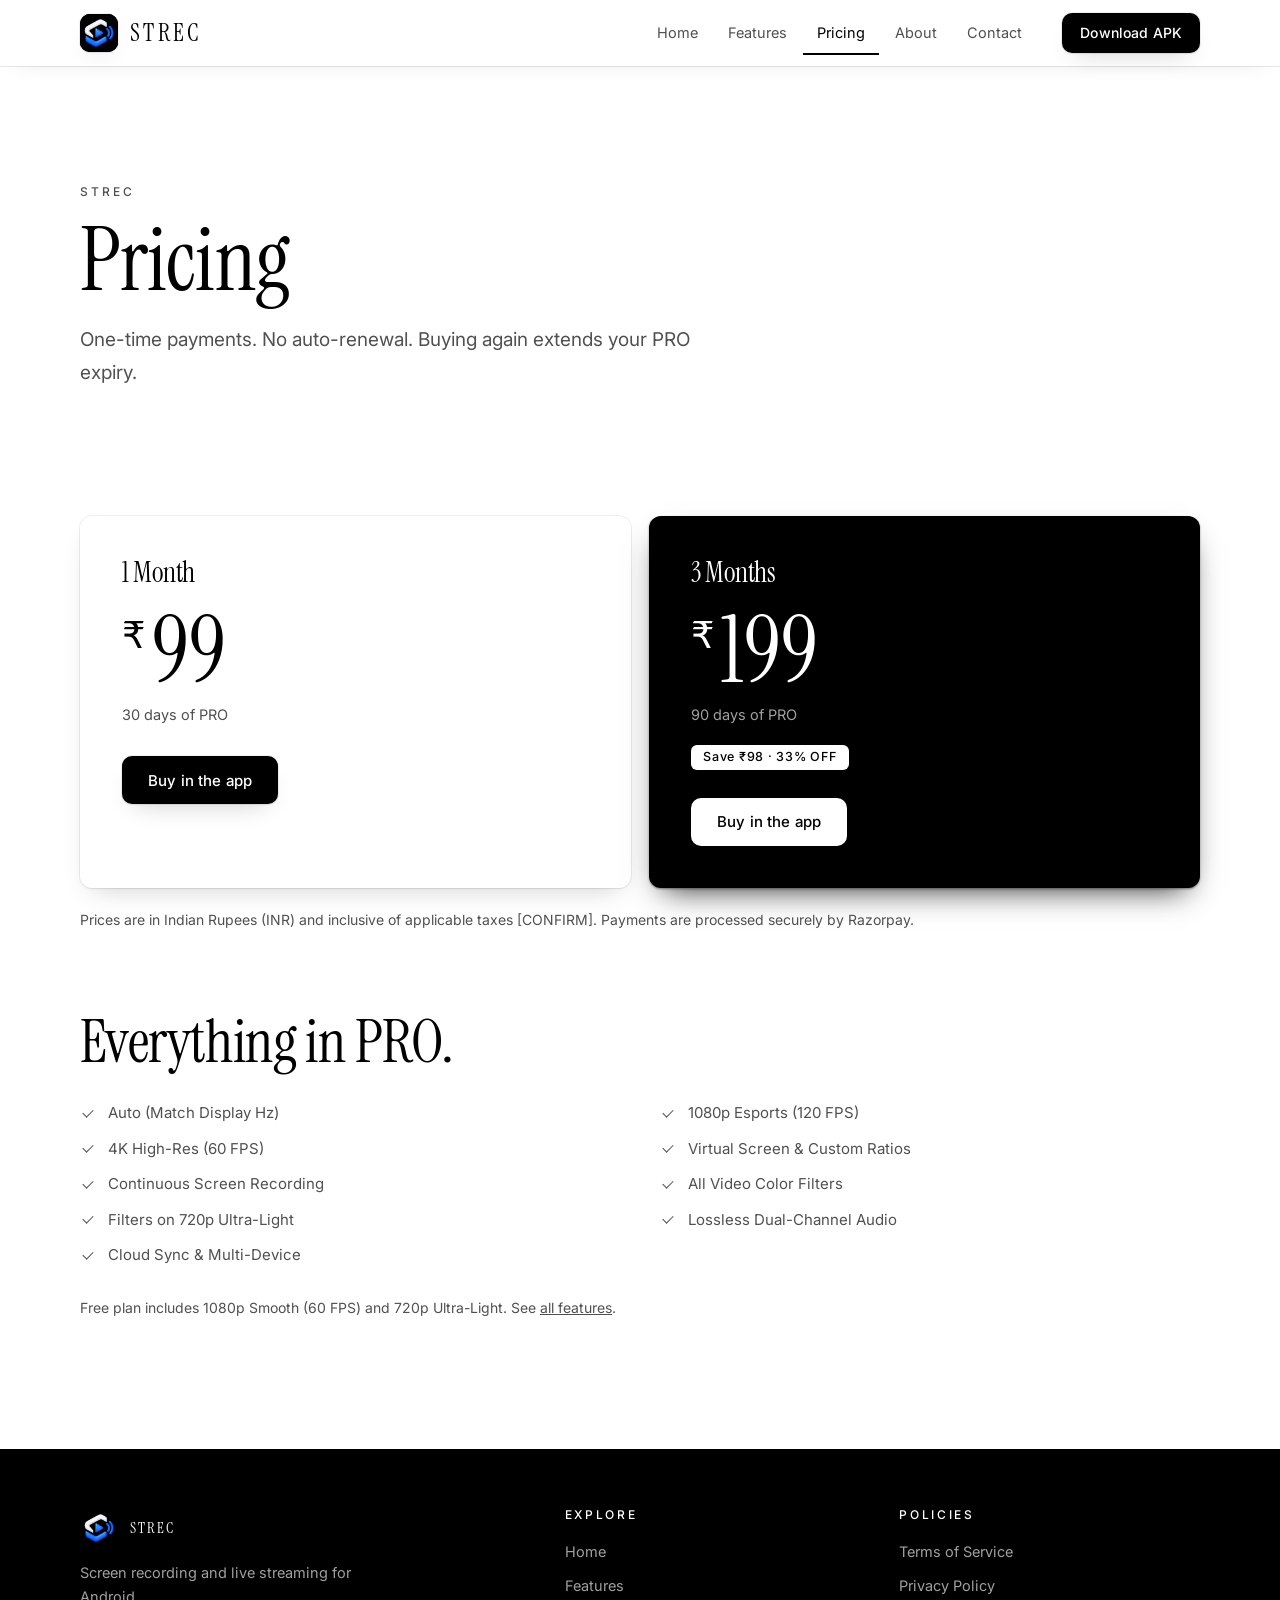
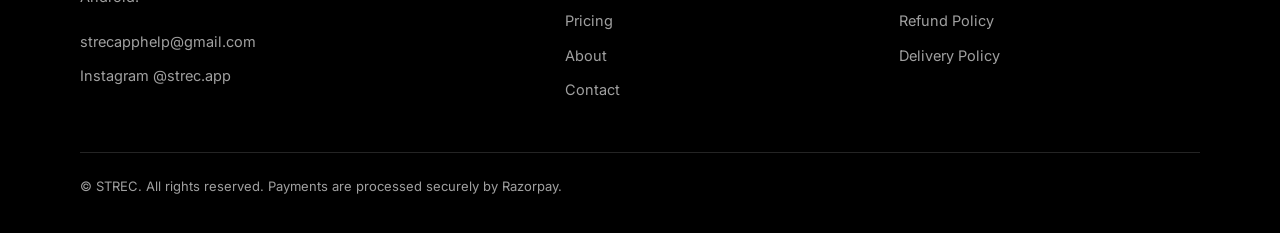
<file: pricing.html>
<!doctype html>
<html lang="en"><head><meta charset="utf-8"><meta name="viewport" content="width=device-width,initial-scale=1,viewport-fit=cover">
<title>Pricing | STREC</title><meta name="description" content="STREC PRO: 1 Month for ₹99, 3 Months for ₹199. One-time payment, no auto-renewal.">
<meta name="theme-color" content="#000000"><link rel="icon" type="image/png" href="favicon.png"><link rel="apple-touch-icon" href="logo.png">
<link rel="preconnect" href="https://fonts.googleapis.com"><link rel="preconnect" href="https://fonts.gstatic.com" crossorigin>
<link href="https://fonts.googleapis.com/css2?family=Instrument+Serif:ital@0;1&family=Inter:wght@400;500&display=swap" rel="stylesheet">
<link rel="stylesheet" href="style.css"></head><body>
<header class="hd"><div class="hd-in"><a class="brand" href="index.html" aria-label="STREC home"><span class="lt"><img src="logo.png" alt="STREC logo" width="38" height="38"></span><span>STREC</span></a>
<nav class="nav" aria-label="Main"><a href="index.html">Home</a><a href="features.html">Features</a><a href="pricing.html" aria-current=page>Pricing</a><a href="about.html">About</a><a href="contact.html">Contact</a></nav>
<a class="btn sm" href="https://drive.google.com/file/d/1EqImzIEj4myHIgYVtxPF5uFmVYsRdt_-/view?usp=drivesdk" target="_blank" rel="noopener noreferrer">Download APK</a>
<button class="burger" type="button" aria-label="Menu" aria-expanded="false"><i></i><i></i><i></i></button></div>
<nav class="mnav" aria-label="Menu"><a href="index.html">Home</a><a href="features.html">Features</a><a href="pricing.html">Pricing</a><a href="about.html">About</a><a href="contact.html">Contact</a><div class="sub"><a href="terms.html">Terms of Service</a><a href="privacy.html">Privacy Policy</a><a href="refund.html">Refund Policy</a><a href="delivery.html">Delivery Policy</a></div></nav></header>
<main>
<section class="ptop"><div class="wrap"><span class="eyebrow">STREC</span><h1>Pricing</h1><p class="lead">One-time payments. No auto-renewal. Buying again extends your PRO expiry.</p></div></section>
<section class="s" style="padding-top:20px"><div class="wrap">
<div class="plans">
<div class="plan"><h3>1 Month</h3><div class="price"><sup>₹</sup>99</div><p class="days">30 days of PRO</p><button class="btn" type="button" data-sheet="buy">Buy in the app</button></div>
<div class="plan feat"><h3>3 Months</h3><div class="price"><sup>₹</sup>199</div><p class="days">90 days of PRO</p><span class="save">Save ₹98 · 33% OFF</span><br><button class="btn" type="button" data-sheet="buy">Buy in the app</button></div>
</div>
<p class="note" style="margin-top:20px">Prices are in Indian Rupees (INR) and inclusive of applicable taxes [CONFIRM]. Payments are processed securely by Razorpay.</p>
<h2 style="margin-top:80px">Everything in PRO.</h2>
<ul class="tick"><li>Auto (Match Display Hz)</li><li>1080p Esports (120 FPS)</li><li>4K High-Res (60 FPS)</li><li>Virtual Screen &amp; Custom Ratios</li><li>Continuous Screen Recording</li><li>All Video Color Filters</li><li>Filters on 720p Ultra-Light</li><li>Lossless Dual-Channel Audio</li><li>Cloud Sync &amp; Multi-Device</li></ul>
<p class="note" style="margin-top:28px">Free plan includes 1080p Smooth (60 FPS) and 720p Ultra-Light. See <a href="features.html">all features</a>.</p>
</div></section>
</main>
<footer class="ft dark"><div class="wrap"><div class="fg">
<div><a class="brand" href="index.html" aria-label="STREC home"><span class="lt"><img src="logo.png" alt="STREC logo" width="38" height="38"></span><span>STREC</span></a><p>Screen recording and live streaming for Android.</p>
<a href="mailto:strecapphelp@gmail.com">strecapphelp@gmail.com</a><a href="https://www.instagram.com/strec.app" target="_blank" rel="noopener noreferrer">Instagram @strec.app</a></div>
<div><h4>Explore</h4><a href="index.html">Home</a><a href="features.html">Features</a><a href="pricing.html">Pricing</a><a href="about.html">About</a><a href="contact.html">Contact</a></div><div><h4>Policies</h4><a href="terms.html">Terms of Service</a><a href="privacy.html">Privacy Policy</a><a href="refund.html">Refund Policy</a><a href="delivery.html">Delivery Policy</a></div></div>
<small>© STREC. All rights reserved. Payments are processed securely by Razorpay.</small></div></footer>
<script src="main.js"></script></body></html>
</file>
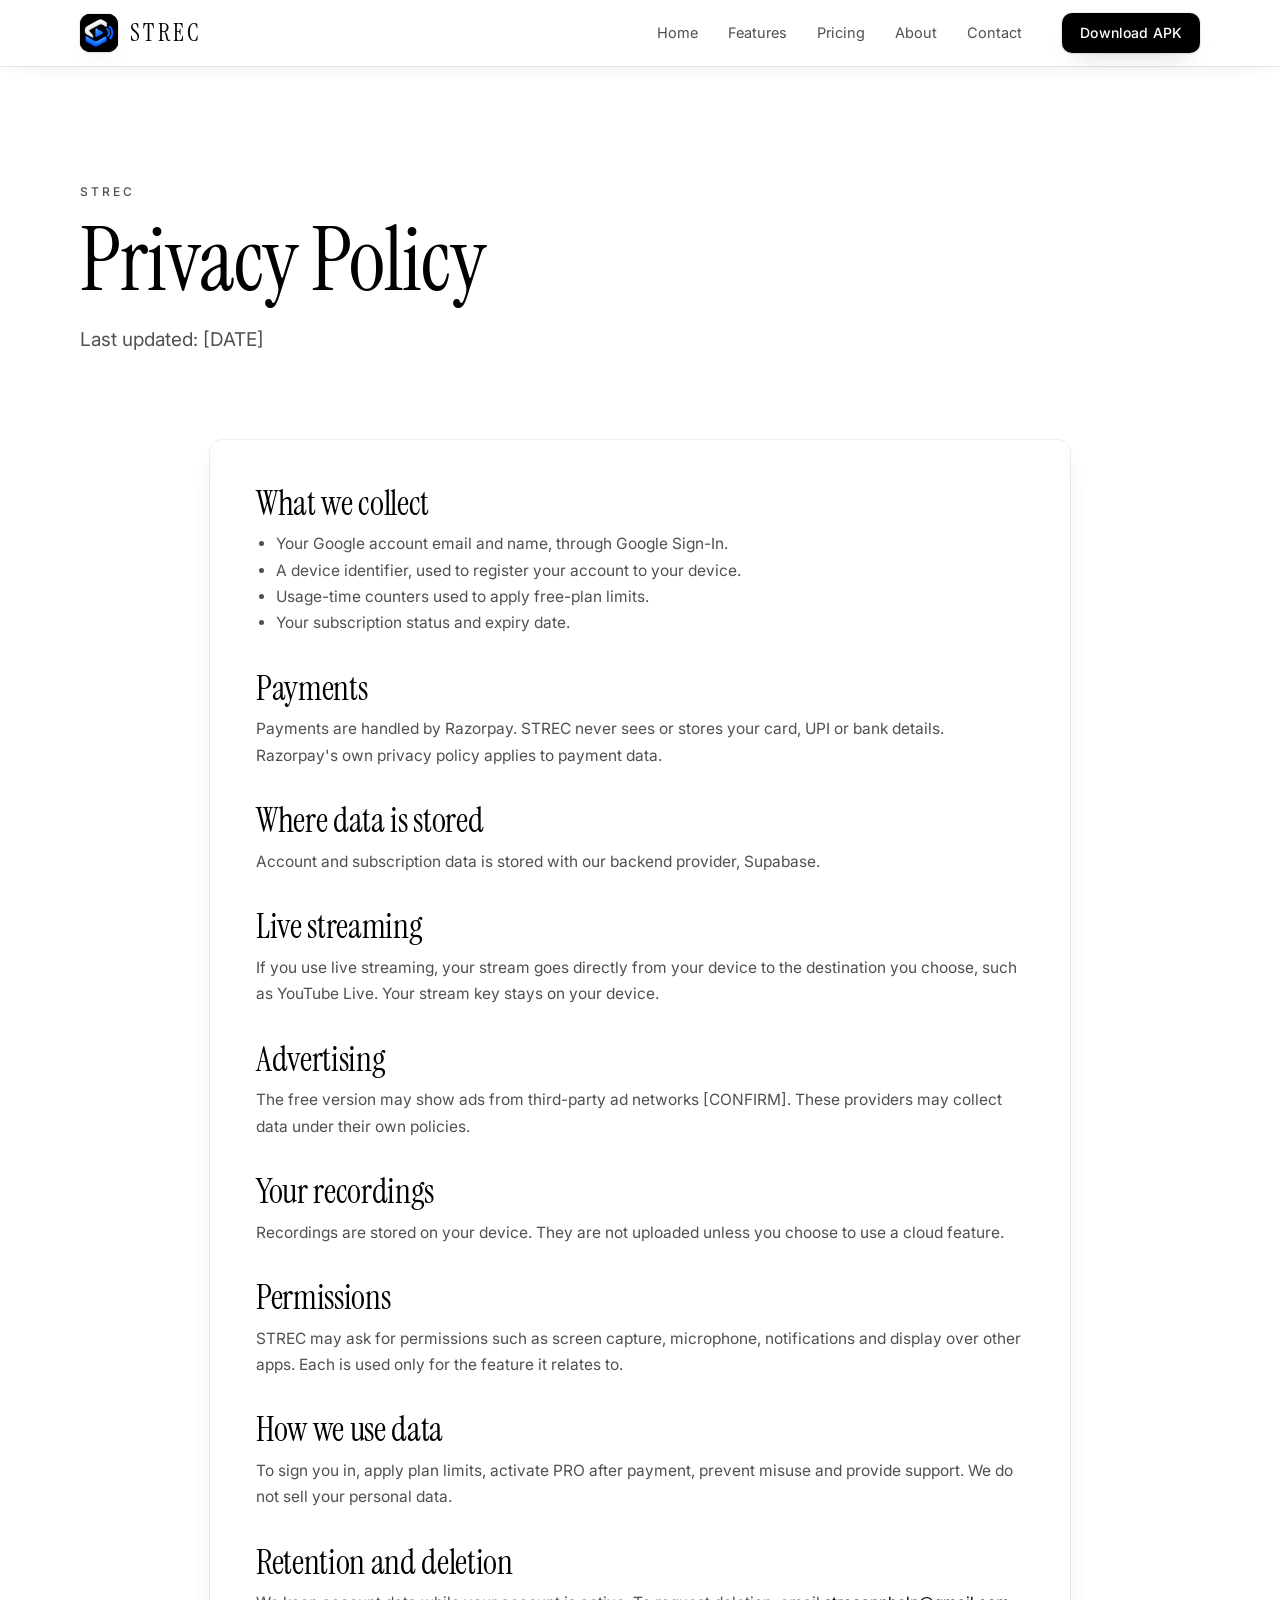
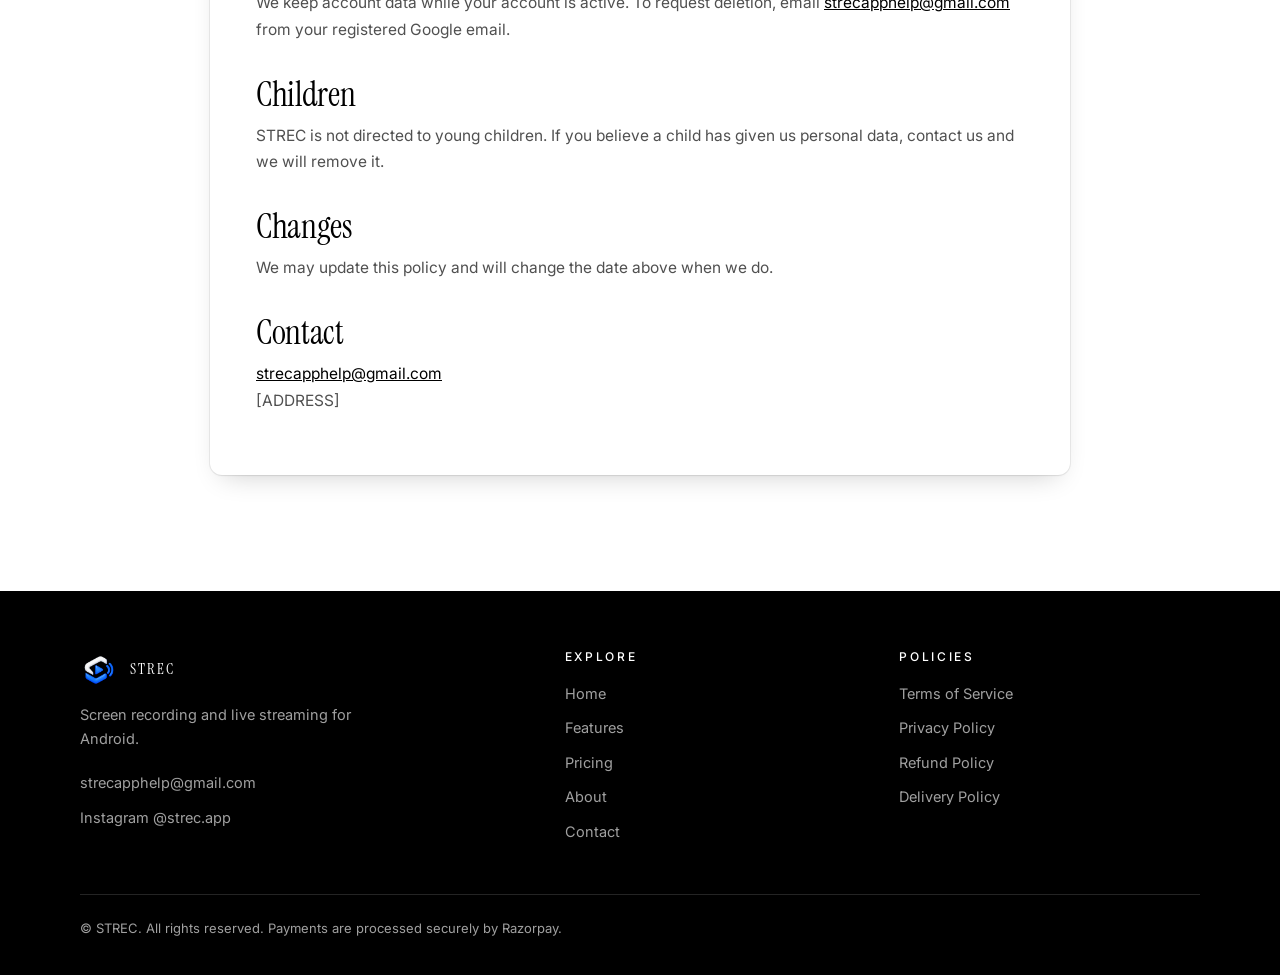
<file: privacy.html>
<!doctype html>
<html lang="en"><head><meta charset="utf-8"><meta name="viewport" content="width=device-width,initial-scale=1,viewport-fit=cover">
<title>Privacy Policy | STREC</title><meta name="description" content="Privacy Policy for the STREC app.">
<meta name="theme-color" content="#000000"><link rel="icon" type="image/png" href="favicon.png"><link rel="apple-touch-icon" href="logo.png">
<link rel="preconnect" href="https://fonts.googleapis.com"><link rel="preconnect" href="https://fonts.gstatic.com" crossorigin>
<link href="https://fonts.googleapis.com/css2?family=Instrument+Serif:ital@0;1&family=Inter:wght@400;500&display=swap" rel="stylesheet">
<link rel="stylesheet" href="style.css"></head><body>
<header class="hd"><div class="hd-in"><a class="brand" href="index.html" aria-label="STREC home"><span class="lt"><img src="logo.png" alt="STREC logo" width="38" height="38"></span><span>STREC</span></a>
<nav class="nav" aria-label="Main"><a href="index.html">Home</a><a href="features.html">Features</a><a href="pricing.html">Pricing</a><a href="about.html">About</a><a href="contact.html">Contact</a></nav>
<a class="btn sm" href="https://drive.google.com/file/d/1EqImzIEj4myHIgYVtxPF5uFmVYsRdt_-/view?usp=drivesdk" target="_blank" rel="noopener noreferrer">Download APK</a>
<button class="burger" type="button" aria-label="Menu" aria-expanded="false"><i></i><i></i><i></i></button></div>
<nav class="mnav" aria-label="Menu"><a href="index.html">Home</a><a href="features.html">Features</a><a href="pricing.html">Pricing</a><a href="about.html">About</a><a href="contact.html">Contact</a><div class="sub"><a href="terms.html">Terms of Service</a><a href="privacy.html">Privacy Policy</a><a href="refund.html">Refund Policy</a><a href="delivery.html">Delivery Policy</a></div></nav></header>
<main>
<section class="ptop"><div class="wrap"><span class="eyebrow">STREC</span><h1>Privacy Policy</h1><p class="lead">Last updated: [DATE]</p></div></section><section class="s" style="padding-top:20px"><div class="wrap" style="max-width:860px"><div class="panel">
<h2>What we collect</h2><ul><li>Your Google account email and name, through Google Sign-In.</li><li>A device identifier, used to register your account to your device.</li><li>Usage-time counters used to apply free-plan limits.</li><li>Your subscription status and expiry date.</li></ul>
<h2>Payments</h2><p>Payments are handled by Razorpay. STREC never sees or stores your card, UPI or bank details. Razorpay's own privacy policy applies to payment data.</p>
<h2>Where data is stored</h2><p>Account and subscription data is stored with our backend provider, Supabase.</p>
<h2>Live streaming</h2><p>If you use live streaming, your stream goes directly from your device to the destination you choose, such as YouTube Live. Your stream key stays on your device.</p>
<h2>Advertising</h2><p>The free version may show ads from third-party ad networks [CONFIRM]. These providers may collect data under their own policies.</p>
<h2>Your recordings</h2><p>Recordings are stored on your device. They are not uploaded unless you choose to use a cloud feature.</p>
<h2>Permissions</h2><p>STREC may ask for permissions such as screen capture, microphone, notifications and display over other apps. Each is used only for the feature it relates to.</p>
<h2>How we use data</h2><p>To sign you in, apply plan limits, activate PRO after payment, prevent misuse and provide support. We do not sell your personal data.</p>
<h2>Retention and deletion</h2><p>We keep account data while your account is active. To request deletion, email <a href="mailto:strecapphelp@gmail.com">strecapphelp@gmail.com</a> from your registered Google email.</p>
<h2>Children</h2><p>STREC is not directed to young children. If you believe a child has given us personal data, contact us and we will remove it.</p>
<h2>Changes</h2><p>We may update this policy and will change the date above when we do.</p>
<h2>Contact</h2><p><a href="mailto:strecapphelp@gmail.com">strecapphelp@gmail.com</a><br>[ADDRESS]</p></div></div></section>
</main>
<footer class="ft dark"><div class="wrap"><div class="fg">
<div><a class="brand" href="index.html" aria-label="STREC home"><span class="lt"><img src="logo.png" alt="STREC logo" width="38" height="38"></span><span>STREC</span></a><p>Screen recording and live streaming for Android.</p>
<a href="mailto:strecapphelp@gmail.com">strecapphelp@gmail.com</a><a href="https://www.instagram.com/strec.app" target="_blank" rel="noopener noreferrer">Instagram @strec.app</a></div>
<div><h4>Explore</h4><a href="index.html">Home</a><a href="features.html">Features</a><a href="pricing.html">Pricing</a><a href="about.html">About</a><a href="contact.html">Contact</a></div><div><h4>Policies</h4><a href="terms.html">Terms of Service</a><a href="privacy.html">Privacy Policy</a><a href="refund.html">Refund Policy</a><a href="delivery.html">Delivery Policy</a></div></div>
<small>© STREC. All rights reserved. Payments are processed securely by Razorpay.</small></div></footer>
<script src="main.js"></script></body></html>
</file>
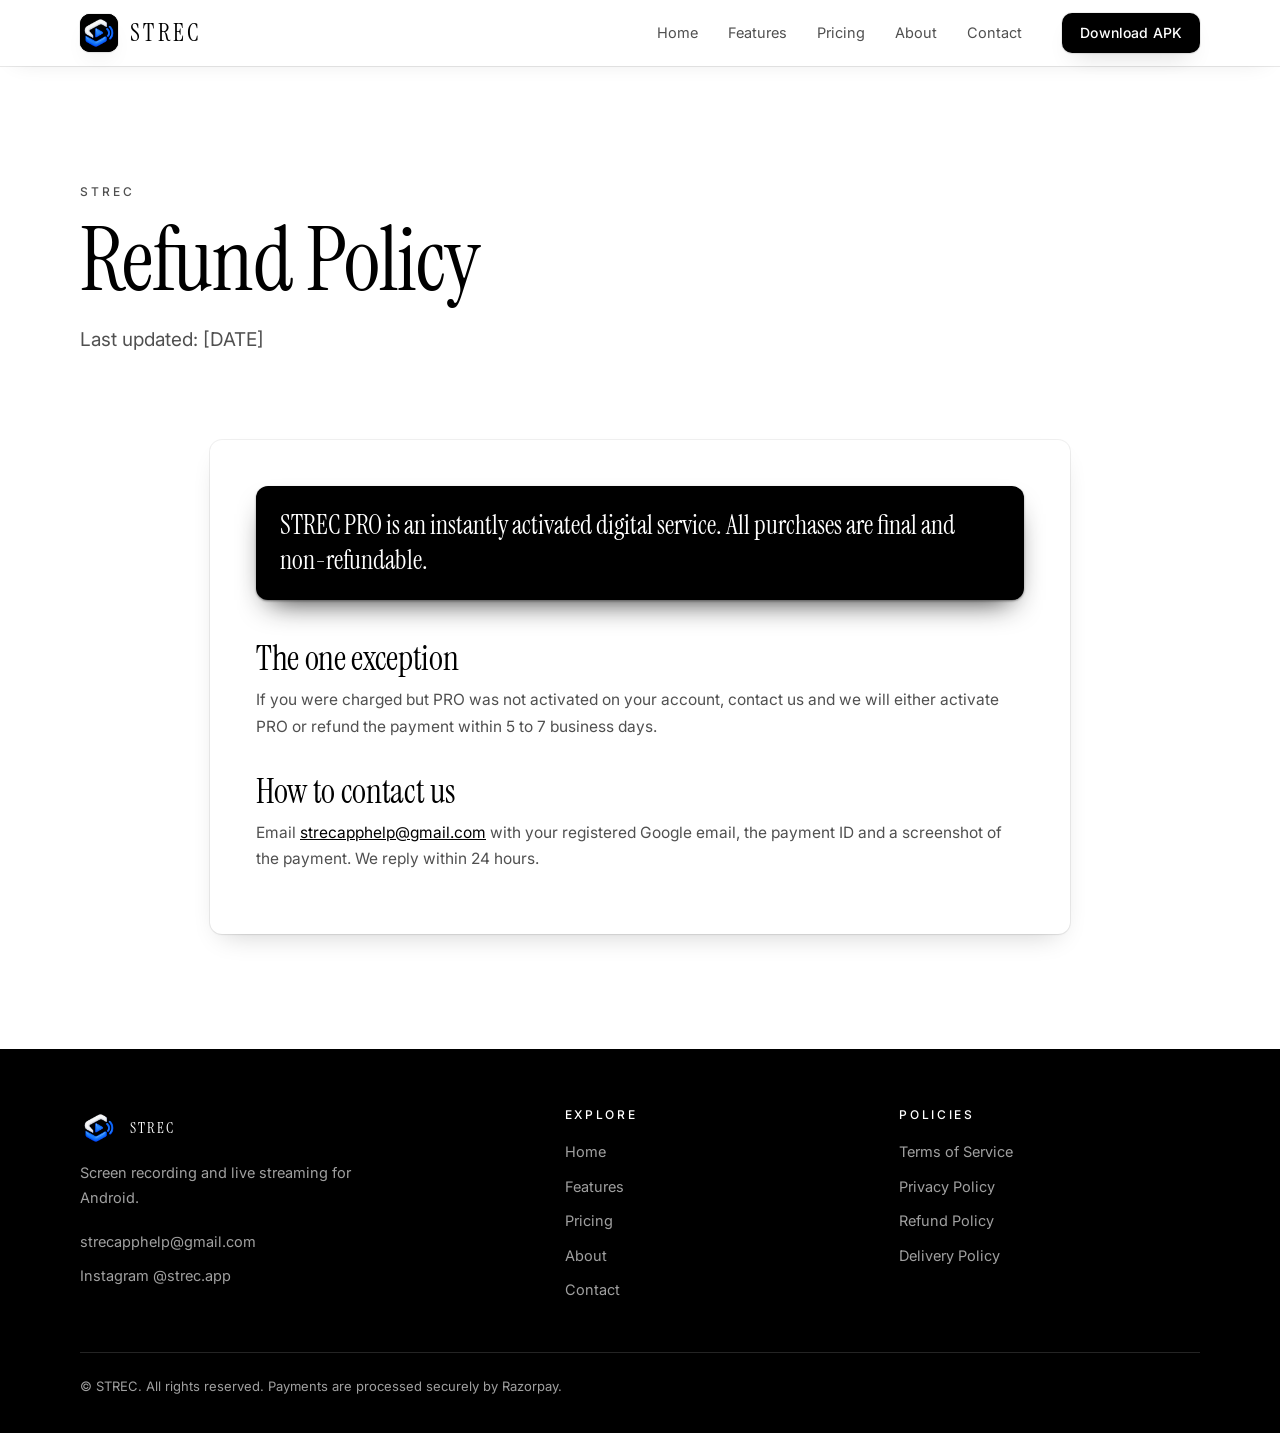
<file: refund.html>
<!doctype html>
<html lang="en"><head><meta charset="utf-8"><meta name="viewport" content="width=device-width,initial-scale=1,viewport-fit=cover">
<title>Refund Policy | STREC</title><meta name="description" content="Refund Policy for STREC PRO.">
<meta name="theme-color" content="#000000"><link rel="icon" type="image/png" href="favicon.png"><link rel="apple-touch-icon" href="logo.png">
<link rel="preconnect" href="https://fonts.googleapis.com"><link rel="preconnect" href="https://fonts.gstatic.com" crossorigin>
<link href="https://fonts.googleapis.com/css2?family=Instrument+Serif:ital@0;1&family=Inter:wght@400;500&display=swap" rel="stylesheet">
<link rel="stylesheet" href="style.css"></head><body>
<header class="hd"><div class="hd-in"><a class="brand" href="index.html" aria-label="STREC home"><span class="lt"><img src="logo.png" alt="STREC logo" width="38" height="38"></span><span>STREC</span></a>
<nav class="nav" aria-label="Main"><a href="index.html">Home</a><a href="features.html">Features</a><a href="pricing.html">Pricing</a><a href="about.html">About</a><a href="contact.html">Contact</a></nav>
<a class="btn sm" href="https://drive.google.com/file/d/1EqImzIEj4myHIgYVtxPF5uFmVYsRdt_-/view?usp=drivesdk" target="_blank" rel="noopener noreferrer">Download APK</a>
<button class="burger" type="button" aria-label="Menu" aria-expanded="false"><i></i><i></i><i></i></button></div>
<nav class="mnav" aria-label="Menu"><a href="index.html">Home</a><a href="features.html">Features</a><a href="pricing.html">Pricing</a><a href="about.html">About</a><a href="contact.html">Contact</a><div class="sub"><a href="terms.html">Terms of Service</a><a href="privacy.html">Privacy Policy</a><a href="refund.html">Refund Policy</a><a href="delivery.html">Delivery Policy</a></div></nav></header>
<main>
<section class="ptop"><div class="wrap"><span class="eyebrow">STREC</span><h1>Refund Policy</h1><p class="lead">Last updated: [DATE]</p></div></section><section class="s" style="padding-top:20px"><div class="wrap" style="max-width:860px"><div class="panel">
<p class="callout">STREC PRO is an instantly activated digital service. All purchases are final and non-refundable.</p>
<h2>The one exception</h2><p>If you were charged but PRO was not activated on your account, contact us and we will either activate PRO or refund the payment within 5 to 7 business days.</p>
<h2>How to contact us</h2><p>Email <a href="mailto:strecapphelp@gmail.com">strecapphelp@gmail.com</a> with your registered Google email, the payment ID and a screenshot of the payment. We reply within 24 hours.</p></div></div></section>
</main>
<footer class="ft dark"><div class="wrap"><div class="fg">
<div><a class="brand" href="index.html" aria-label="STREC home"><span class="lt"><img src="logo.png" alt="STREC logo" width="38" height="38"></span><span>STREC</span></a><p>Screen recording and live streaming for Android.</p>
<a href="mailto:strecapphelp@gmail.com">strecapphelp@gmail.com</a><a href="https://www.instagram.com/strec.app" target="_blank" rel="noopener noreferrer">Instagram @strec.app</a></div>
<div><h4>Explore</h4><a href="index.html">Home</a><a href="features.html">Features</a><a href="pricing.html">Pricing</a><a href="about.html">About</a><a href="contact.html">Contact</a></div><div><h4>Policies</h4><a href="terms.html">Terms of Service</a><a href="privacy.html">Privacy Policy</a><a href="refund.html">Refund Policy</a><a href="delivery.html">Delivery Policy</a></div></div>
<small>© STREC. All rights reserved. Payments are processed securely by Razorpay.</small></div></footer>
<script src="main.js"></script></body></html>
</file>
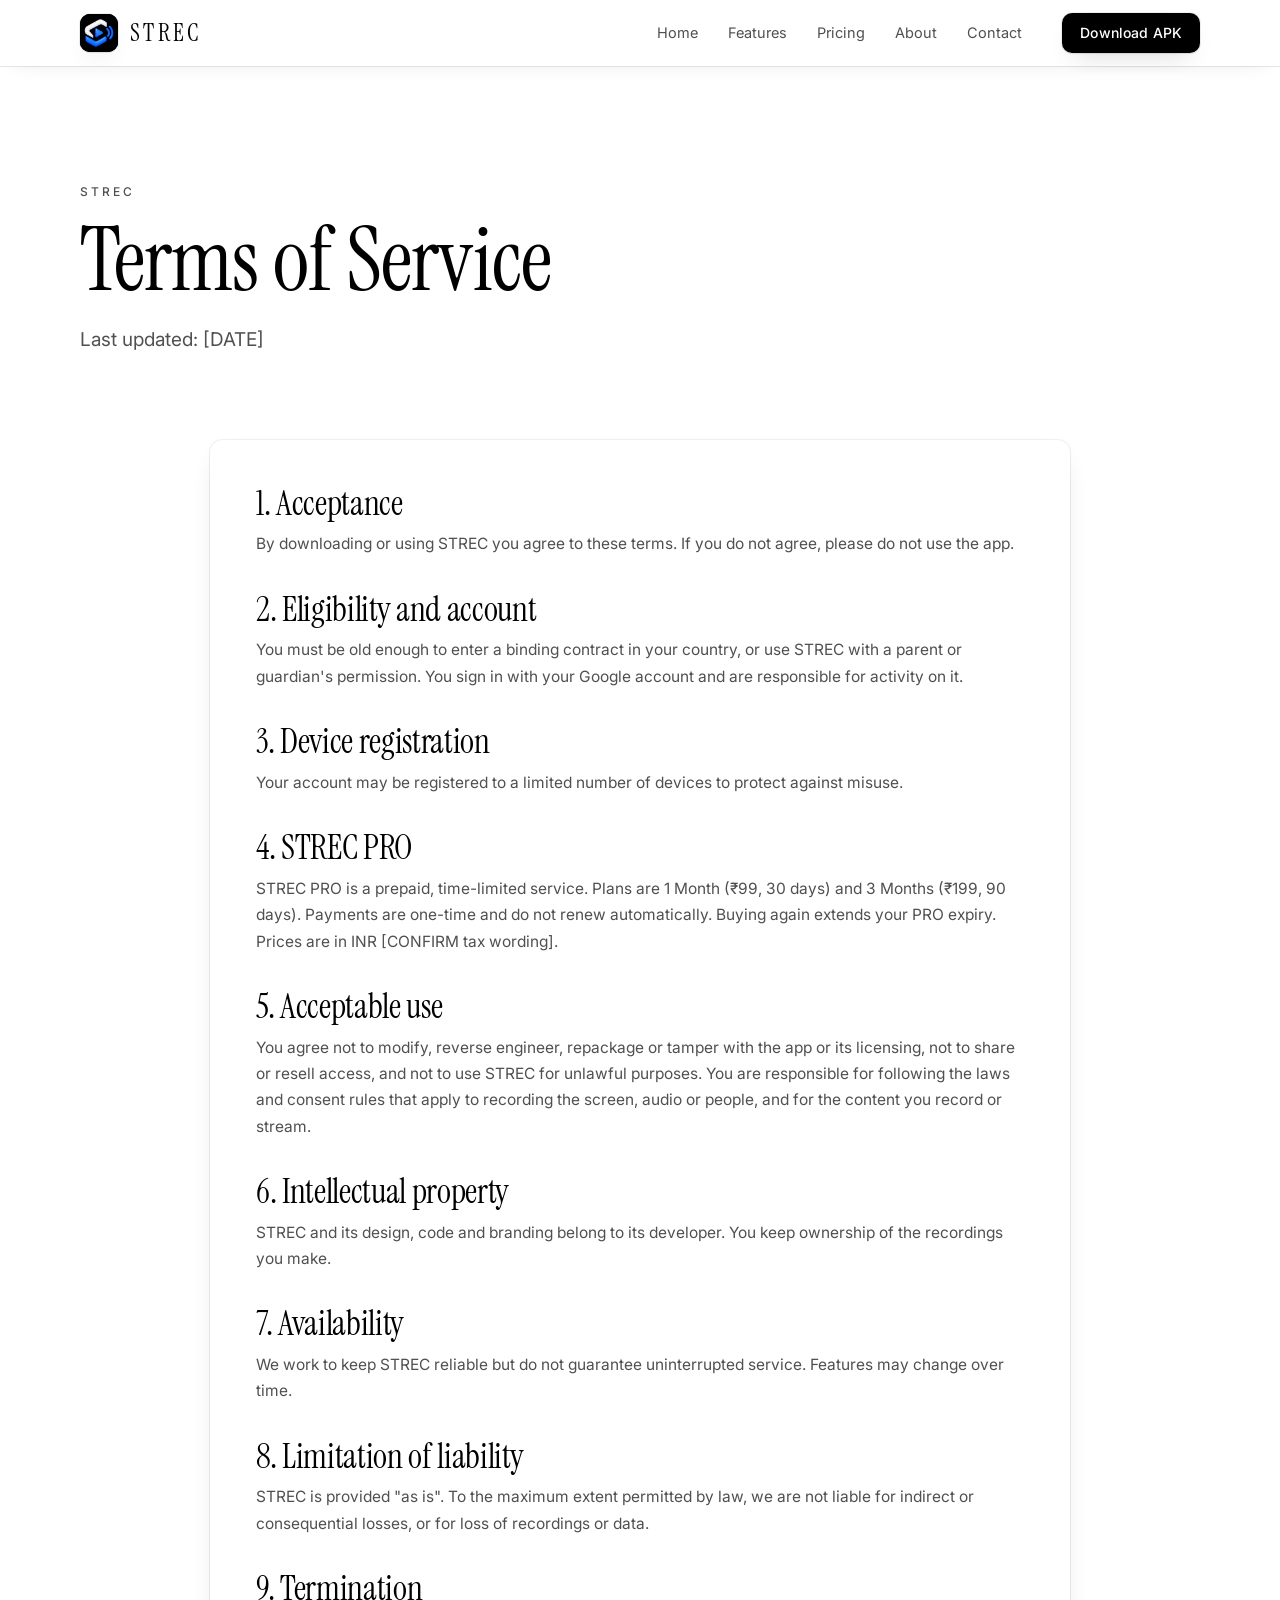
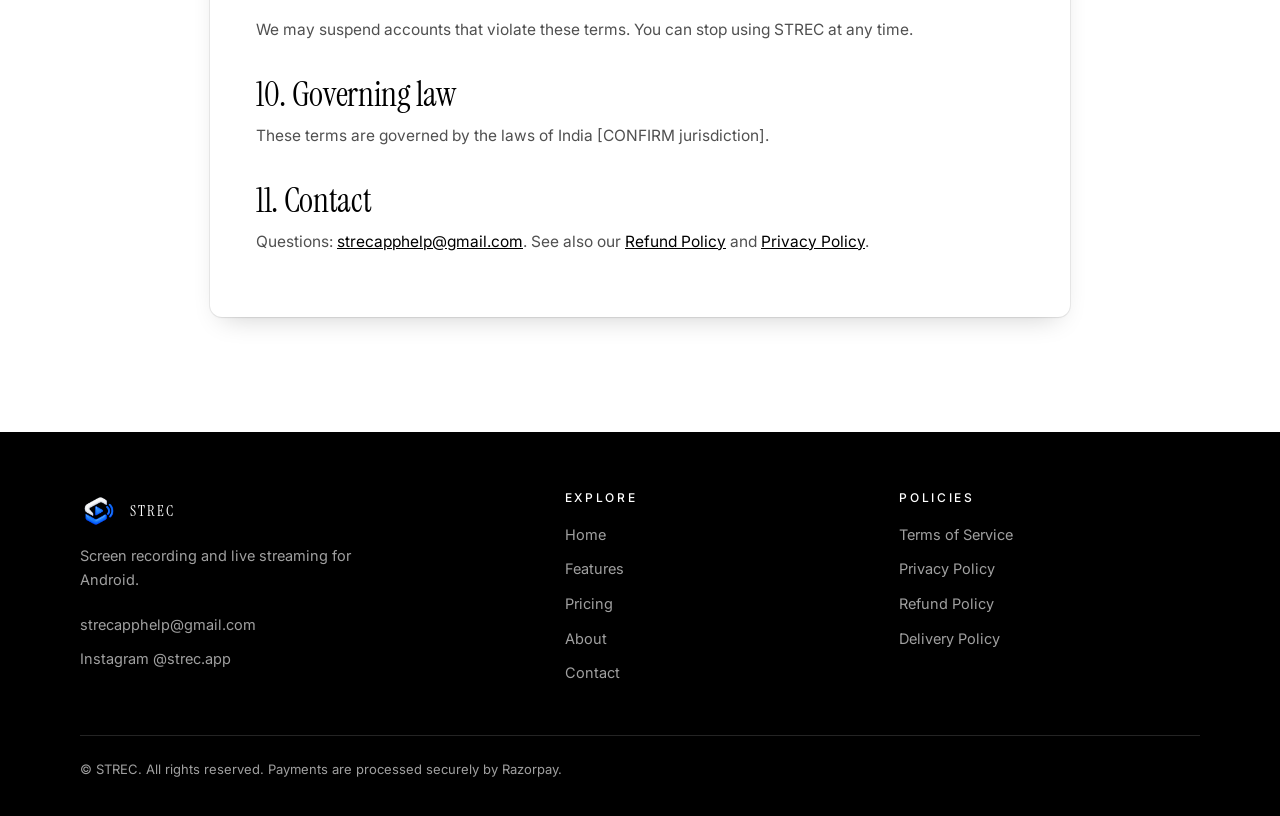
<file: terms.html>
<!doctype html>
<html lang="en"><head><meta charset="utf-8"><meta name="viewport" content="width=device-width,initial-scale=1,viewport-fit=cover">
<title>Terms of Service | STREC</title><meta name="description" content="Terms of Service for the STREC app.">
<meta name="theme-color" content="#000000"><link rel="icon" type="image/png" href="favicon.png"><link rel="apple-touch-icon" href="logo.png">
<link rel="preconnect" href="https://fonts.googleapis.com"><link rel="preconnect" href="https://fonts.gstatic.com" crossorigin>
<link href="https://fonts.googleapis.com/css2?family=Instrument+Serif:ital@0;1&family=Inter:wght@400;500&display=swap" rel="stylesheet">
<link rel="stylesheet" href="style.css"></head><body>
<header class="hd"><div class="hd-in"><a class="brand" href="index.html" aria-label="STREC home"><span class="lt"><img src="logo.png" alt="STREC logo" width="38" height="38"></span><span>STREC</span></a>
<nav class="nav" aria-label="Main"><a href="index.html">Home</a><a href="features.html">Features</a><a href="pricing.html">Pricing</a><a href="about.html">About</a><a href="contact.html">Contact</a></nav>
<a class="btn sm" href="https://drive.google.com/file/d/1EqImzIEj4myHIgYVtxPF5uFmVYsRdt_-/view?usp=drivesdk" target="_blank" rel="noopener noreferrer">Download APK</a>
<button class="burger" type="button" aria-label="Menu" aria-expanded="false"><i></i><i></i><i></i></button></div>
<nav class="mnav" aria-label="Menu"><a href="index.html">Home</a><a href="features.html">Features</a><a href="pricing.html">Pricing</a><a href="about.html">About</a><a href="contact.html">Contact</a><div class="sub"><a href="terms.html">Terms of Service</a><a href="privacy.html">Privacy Policy</a><a href="refund.html">Refund Policy</a><a href="delivery.html">Delivery Policy</a></div></nav></header>
<main>
<section class="ptop"><div class="wrap"><span class="eyebrow">STREC</span><h1>Terms of Service</h1><p class="lead">Last updated: [DATE]</p></div></section><section class="s" style="padding-top:20px"><div class="wrap" style="max-width:860px"><div class="panel">
<h2>1. Acceptance</h2><p>By downloading or using STREC you agree to these terms. If you do not agree, please do not use the app.</p>
<h2>2. Eligibility and account</h2><p>You must be old enough to enter a binding contract in your country, or use STREC with a parent or guardian's permission. You sign in with your Google account and are responsible for activity on it.</p>
<h2>3. Device registration</h2><p>Your account may be registered to a limited number of devices to protect against misuse.</p>
<h2>4. STREC PRO</h2><p>STREC PRO is a prepaid, time-limited service. Plans are 1 Month (₹99, 30 days) and 3 Months (₹199, 90 days). Payments are one-time and do not renew automatically. Buying again extends your PRO expiry. Prices are in INR [CONFIRM tax wording].</p>
<h2>5. Acceptable use</h2><p>You agree not to modify, reverse engineer, repackage or tamper with the app or its licensing, not to share or resell access, and not to use STREC for unlawful purposes. You are responsible for following the laws and consent rules that apply to recording the screen, audio or people, and for the content you record or stream.</p>
<h2>6. Intellectual property</h2><p>STREC and its design, code and branding belong to its developer. You keep ownership of the recordings you make.</p>
<h2>7. Availability</h2><p>We work to keep STREC reliable but do not guarantee uninterrupted service. Features may change over time.</p>
<h2>8. Limitation of liability</h2><p>STREC is provided "as is". To the maximum extent permitted by law, we are not liable for indirect or consequential losses, or for loss of recordings or data.</p>
<h2>9. Termination</h2><p>We may suspend accounts that violate these terms. You can stop using STREC at any time.</p>
<h2>10. Governing law</h2><p>These terms are governed by the laws of India [CONFIRM jurisdiction].</p>
<h2>11. Contact</h2><p>Questions: <a href="mailto:strecapphelp@gmail.com">strecapphelp@gmail.com</a>. See also our <a href="refund.html">Refund Policy</a> and <a href="privacy.html">Privacy Policy</a>.</p></div></div></section>
</main>
<footer class="ft dark"><div class="wrap"><div class="fg">
<div><a class="brand" href="index.html" aria-label="STREC home"><span class="lt"><img src="logo.png" alt="STREC logo" width="38" height="38"></span><span>STREC</span></a><p>Screen recording and live streaming for Android.</p>
<a href="mailto:strecapphelp@gmail.com">strecapphelp@gmail.com</a><a href="https://www.instagram.com/strec.app" target="_blank" rel="noopener noreferrer">Instagram @strec.app</a></div>
<div><h4>Explore</h4><a href="index.html">Home</a><a href="features.html">Features</a><a href="pricing.html">Pricing</a><a href="about.html">About</a><a href="contact.html">Contact</a></div><div><h4>Policies</h4><a href="terms.html">Terms of Service</a><a href="privacy.html">Privacy Policy</a><a href="refund.html">Refund Policy</a><a href="delivery.html">Delivery Policy</a></div></div>
<small>© STREC. All rights reserved. Payments are processed securely by Razorpay.</small></div></footer>
<script src="main.js"></script></body></html>
</file>
<file: style.css>
:root{
  --w:#FFFFFF;--k:#000000;--g1:#F0F0F0;--g2:#A0A0A0;--g3:#505050;
  --line:rgba(0,0,0,.09);--lineD:rgba(255,255,255,.14);
  --sh:0 0 0 1px rgba(0,0,0,.06),0 1px 2px rgba(0,0,0,.05),0 12px 26px -12px rgba(0,0,0,.2);
  --shH:0 0 0 1px rgba(0,0,0,.09),0 2px 4px rgba(0,0,0,.06),0 18px 34px -14px rgba(0,0,0,.28);
  --shD:0 0 0 1px rgba(255,255,255,.12),0 1px 2px rgba(0,0,0,.5),0 14px 30px -14px rgba(0,0,0,.9);
  --r:12px;
  --serif:'Instrument Serif','Cormorant Garamond',Georgia,'Times New Roman',serif;
  --sans:'Inter',system-ui,-apple-system,'Segoe UI',Roboto,Arial,sans-serif;
}
*{box-sizing:border-box;-webkit-tap-highlight-color:transparent}
html{background:var(--w);-webkit-text-size-adjust:100%;scroll-behavior:smooth}
body{margin:0;background:var(--w);color:var(--g3);font:400 16px/1.7 var(--sans);-webkit-font-smoothing:antialiased;text-rendering:optimizeLegibility;overflow-x:hidden;min-height:100dvh}
img,svg{max-width:100%}
a{color:inherit}
p{margin:0 0 1em}
h1,h2,h3,h4{margin:0;color:var(--k);font-family:var(--serif);font-weight:400;line-height:1.05;letter-spacing:-.01em}
:focus-visible{outline:2px solid var(--k);outline-offset:3px;border-radius:6px}
.dark :focus-visible{outline-color:var(--w)}
.wrap{width:min(1120px,100% - 40px);margin-inline:auto}
.sr{position:absolute;width:1px;height:1px;overflow:hidden;clip:rect(0 0 0 0)}
.eyebrow{display:block;margin-bottom:16px;font:500 12px/1 var(--sans);letter-spacing:.24em;text-transform:uppercase;color:var(--g3)}
.dark .eyebrow{color:var(--g2)}

/* logo tile: always black behind the logo */
.lt{display:inline-block;flex:none;width:38px;height:38px;border-radius:10px;background:var(--k);overflow:hidden;box-shadow:var(--sh);line-height:0}
.lt img{width:100%;height:100%;object-fit:contain;display:block;background:var(--k)}
.lt.xl{width:96px;height:96px;border-radius:24px;box-shadow:var(--shD)}

/* buttons */
.btn{white-space:nowrap;display:inline-flex;align-items:center;justify-content:center;gap:10px;min-height:48px;padding:13px 26px;border:0;border-radius:10px;
  font:500 15px/1 var(--sans);letter-spacing:.01em;text-decoration:none;cursor:pointer;touch-action:manipulation;
  background:var(--k);color:var(--w);box-shadow:var(--sh);transition:transform .2s ease,box-shadow .2s ease,background .2s}
.btn:hover{transform:translateY(-1px);box-shadow:var(--shH)}
.btn:active{transform:translateY(0) scale(.98);box-shadow:var(--sh)}
.btn.alt{background:var(--w);color:var(--k)}
.btn.line{background:transparent;color:var(--k);box-shadow:inset 0 0 0 1px rgba(0,0,0,.28)}
.btn.line:hover{background:var(--g1)}
.dark .btn{background:var(--w);color:var(--k);box-shadow:var(--shD)}
.dark .btn.line{background:transparent;color:var(--w);box-shadow:inset 0 0 0 1px rgba(255,255,255,.35)}
.dark .btn.line:hover{background:rgba(255,255,255,.08)}
.btn.sm{min-height:40px;padding:10px 18px;font-size:14px}

/* header */
.hd{position:sticky;top:0;z-index:30;background:rgba(255,255,255,.96);box-shadow:0 1px 0 var(--line),0 8px 24px -16px rgba(0,0,0,.16)}
.hd-in{width:min(1120px,100% - 40px);margin-inline:auto;display:flex;align-items:center;gap:18px;min-height:66px}
.brand{display:flex;align-items:center;gap:12px;text-decoration:none;color:var(--k);font:400 24px/1 var(--serif);letter-spacing:.14em}
.nav{display:none;margin-left:auto;gap:2px}
.nav a{padding:10px 14px;font-size:14.5px;text-decoration:none;color:var(--g3);border-radius:8px;transition:color .2s,background .2s}
.nav a:hover{color:var(--k);background:var(--g1)}
.nav a[aria-current=page]{color:var(--k);box-shadow:inset 0 -2px 0 var(--k);border-radius:0}
.hd .btn{margin-left:auto}
.burger{width:44px;height:44px;border:0;border-radius:10px;background:var(--g1);cursor:pointer;position:relative;flex:none;box-shadow:var(--sh)}
.burger i{position:absolute;left:13px;right:13px;height:1.5px;background:var(--k);transition:transform .25s,opacity .2s}
.burger i:nth-child(1){top:16px}.burger i:nth-child(2){top:21px}.burger i:nth-child(3){top:26px}
.burger[aria-expanded=true] i:nth-child(1){transform:translateY(5px) rotate(45deg)}
.burger[aria-expanded=true] i:nth-child(2){opacity:0}
.burger[aria-expanded=true] i:nth-child(3){transform:translateY(-5px) rotate(-45deg)}
.mnav{display:none;background:var(--w);border-top:1px solid var(--line);padding:8px 20px 18px}
.mnav.open{display:block}
.mnav a{display:block;padding:13px 4px;text-decoration:none;color:var(--k);font:400 22px var(--serif);border-bottom:1px solid var(--line)}
.mnav .sub a{font:400 15px var(--sans);color:var(--g3);padding:10px 4px}
@media (min-width:900px){.nav{display:flex}.burger,.mnav{display:none!important}.hd .btn{margin-left:8px}}

/* sections */
.dark{background:var(--k);color:var(--g2)}
.dark h1,.dark h2,.dark h3,.dark h4{color:var(--w)}
.grey{background:var(--g1)}
section.s{padding:clamp(64px,9vw,120px) 0}
.s h2{font-size:clamp(34px,5.4vw,60px);margin-bottom:18px}
.lead{max-width:640px;font-size:clamp(16px,2vw,19px);color:var(--g3)}
.dark .lead{color:var(--g2)}

/* hero */
.hero{background:var(--k);color:var(--g2);padding:clamp(56px,10vw,128px) 0 clamp(64px,10vw,120px)}
.hero h1{color:var(--w);font-size:clamp(46px,9vw,110px);line-height:.98;margin:30px 0 22px;max-width:none}
.hero p.lead{color:var(--g2);margin-bottom:34px}
.hero .row{display:flex;flex-wrap:wrap;gap:12px}
.facts{display:grid;grid-template-columns:repeat(2,1fr);gap:1px;margin-top:clamp(48px,8vw,90px);background:var(--lineD);border-radius:var(--r);overflow:hidden;box-shadow:var(--shD)}
.facts div{background:var(--k);padding:22px 20px}
.facts b{display:block;color:var(--w);font:400 clamp(26px,4vw,40px)/1.1 var(--serif);margin-bottom:6px}
.facts span{font-size:13.5px;color:var(--g2)}
@media (min-width:760px){.facts{grid-template-columns:repeat(4,1fr)}}

/* cards */
.grid{display:grid;gap:18px;margin-top:44px;grid-template-columns:1fr}
@media (min-width:700px){.grid.c2,.grid.c3{grid-template-columns:1fr 1fr}}
@media (min-width:1000px){.grid.c3{grid-template-columns:repeat(3,1fr)}}
.card{position:relative;background:var(--w);border-radius:var(--r);padding:26px 24px;box-shadow:var(--sh);transition:transform .2s ease,box-shadow .2s ease}
.card:hover{transform:translateY(-2px);box-shadow:var(--shH)}
.card .n{display:block;font:500 12px/1 var(--sans);letter-spacing:.2em;color:var(--g2);margin-bottom:18px}
.card h3{font-size:26px;margin-bottom:10px}
.card p{font-size:15px;margin:0}
.card .tag{position:absolute;top:22px;right:22px}
.tag{display:inline-block;padding:4px 9px;border-radius:6px;background:var(--k);color:var(--w);font:500 10.5px/1 var(--sans);letter-spacing:.16em}
.dark .tag{background:var(--w);color:var(--k)}
.dark .card{background:#0B0B0B;box-shadow:var(--shD)}
.dark .card p{color:var(--g2)}
.dark .card:hover{box-shadow:0 0 0 1px rgba(255,255,255,.22),0 14px 30px -14px rgba(0,0,0,.9)}

/* spec lists */
.spec{background:var(--w);border-radius:var(--r);box-shadow:var(--sh);margin-top:44px;overflow:hidden}
.spec h3{font-size:30px;padding:26px 26px 6px}
.spec>p{padding:0 26px;margin:0 0 14px;font-size:15px}
.spec dl{margin:0}
.spec .row{display:grid;gap:4px;padding:16px 26px;border-top:1px solid var(--line)}
.spec dt{color:var(--k);font-weight:500;font-size:15.5px;display:flex;align-items:center;gap:10px;flex-wrap:wrap}
.spec dd{margin:0;font-size:14.5px}
@media (min-width:820px){.spec .row{grid-template-columns:300px 1fr;gap:24px}}

/* pricing */
.plans{display:grid;gap:18px;margin-top:44px;grid-template-columns:1fr}
@media (min-width:760px){.plans{grid-template-columns:1fr 1fr}}
.plan{background:var(--w);border-radius:var(--r);padding:clamp(28px,4vw,42px);box-shadow:var(--sh);transition:transform .2s,box-shadow .2s}
.plan:hover{transform:translateY(-2px);box-shadow:var(--shH)}
.plan h3{font-size:28px}
.plan .price{font:400 clamp(64px,10vw,92px)/1 var(--serif);color:var(--k);margin:18px 0 6px}
.plan .price sup{font-size:.4em;vertical-align:top;margin-right:6px;position:relative;top:.35em}
.plan .days{margin:0 0 14px;font-size:14.5px}
.plan .save{display:inline-block;margin-bottom:14px;padding:6px 12px;border-radius:6px;background:var(--k);color:var(--w);font:500 12.5px/1 var(--sans);letter-spacing:.06em}
.plan.feat{background:var(--k);color:var(--g2);box-shadow:var(--shD)}
.plan.feat h3,.plan.feat .price{color:var(--w)}
.plan.feat .save{background:var(--w);color:var(--k)}
.plan.feat .btn{background:var(--w);color:var(--k)}
.plan .btn{margin-top:14px}
.note{font-size:14px}
.tick{list-style:none;padding:0;margin:26px 0 0;display:grid;gap:10px}
@media (min-width:760px){.tick{grid-template-columns:1fr 1fr;gap:10px 40px}}
.tick li{padding-left:28px;position:relative;font-size:15px;color:inherit}
.tick li::before{content:"";position:absolute;left:3px;top:.55em;width:9px;height:5px;border-left:1.8px solid currentColor;border-bottom:1.8px solid currentColor;transform:rotate(-45deg)}
.tick b{color:var(--k);font-weight:500}.dark .tick b{color:var(--w)}

/* pages */
.ptop{padding:clamp(64px,10vw,120px) 0 clamp(24px,4vw,44px)}
.ptop h1{font-size:clamp(44px,8vw,88px)}
.ptop .lead{margin-top:18px}
.panel{background:var(--w);border-radius:var(--r);padding:clamp(24px,4vw,46px);box-shadow:var(--sh)}
.panel h2{font-size:clamp(26px,3.6vw,34px);margin:34px 0 10px}
.panel h2:first-child{margin-top:0}
.panel p,.panel li{font-size:15.5px}
.panel ul{padding-left:20px;margin:0 0 1em}
.panel a{color:var(--k)}
.callout{padding:22px 24px;border-radius:var(--r);background:var(--k);color:var(--w)!important;font:400 clamp(20px,3vw,26px)/1.35 var(--serif)!important;margin-bottom:1.6em;box-shadow:var(--shD)}
.crow{display:flex;align-items:center;gap:18px;padding:24px;border-radius:var(--r);background:var(--w);box-shadow:var(--sh);text-decoration:none;margin-bottom:16px;transition:transform .2s,box-shadow .2s}
.crow:hover{transform:translateY(-2px);box-shadow:var(--shH)}
.crow:active{transform:scale(.99)}
.crow svg{width:28px;height:28px;flex:none;fill:none;stroke:var(--k);stroke-width:1.5;stroke-linecap:round;stroke-linejoin:round}
.crow b{display:block;color:var(--k);font:400 24px var(--serif)}
.crow span{font-size:15px}

/* footer */
.ft{background:var(--k);color:var(--g2);padding:60px 0 calc(36px + env(safe-area-inset-bottom))}
.ft .brand{color:var(--w)}
.fg{display:grid;gap:34px;grid-template-columns:1fr}
@media (min-width:760px){.fg{grid-template-columns:1.5fr 1fr 1fr}}
.ft h4{font:500 12px/1 var(--sans);letter-spacing:.22em;text-transform:uppercase;color:var(--w);margin-bottom:14px}
.ft a{display:block;text-decoration:none;color:var(--g2);padding:5px 0;font-size:14.5px;transition:color .2s}
.ft a:hover{color:var(--w)}
.ft .brand{display:inline-flex;margin-bottom:14px;padding:0}
.ft p{font-size:14.5px;max-width:300px}
.ft small{display:block;margin-top:44px;padding-top:22px;border-top:1px solid var(--lineD);font-size:13px}

/* sheet */
.ov{position:fixed;inset:0;z-index:100;display:flex;align-items:center;justify-content:center;padding:16px;background:rgba(0,0,0,.55);opacity:0;transition:opacity .25s}
.ov.show{opacity:1}
.sheet{width:min(540px,100%);max-height:72dvh;display:flex;flex-direction:column;background:var(--w);border-radius:16px;box-shadow:0 0 0 1px rgba(0,0,0,.08),0 30px 60px -20px rgba(0,0,0,.5);transform:translateY(14px);transition:transform .3s ease;overflow:hidden}
.ov.show .sheet{transform:none}
.sheet-h{display:flex;align-items:center;gap:12px;padding:20px 20px 10px 26px}
.sheet-h h3{flex:1;font-size:30px}
.x{width:40px;height:40px;border:0;border-radius:10px;background:var(--g1);cursor:pointer;position:relative;font-size:0;box-shadow:var(--sh);transition:transform .15s}
.x:active{transform:scale(.92)}
.x::before,.x::after{content:"";position:absolute;left:12px;right:12px;top:19px;height:1.5px;background:var(--k);transform:rotate(45deg)}
.x::after{transform:rotate(-45deg)}
.sheet-b{overflow:auto;overscroll-behavior:contain;padding:6px 26px 28px;color:var(--g3);font-size:15.5px}
.sheet-b ol{padding-left:20px}.sheet-b li{margin-bottom:8px}
@media (max-width:640px){.ov{align-items:flex-end;padding:0}.sheet{border-radius:18px 18px 0 0;max-height:80dvh}}
body.lock{overflow:hidden}
@media (prefers-reduced-motion:reduce){*,*::before,*::after{transition:none!important;animation:none!important}html{scroll-behavior:auto}}
@media (max-width:420px){.hd-in{gap:10px}.brand{font-size:21px;letter-spacing:.1em}.hd .btn.sm{padding:10px 13px;font-size:13px}}
</file>
